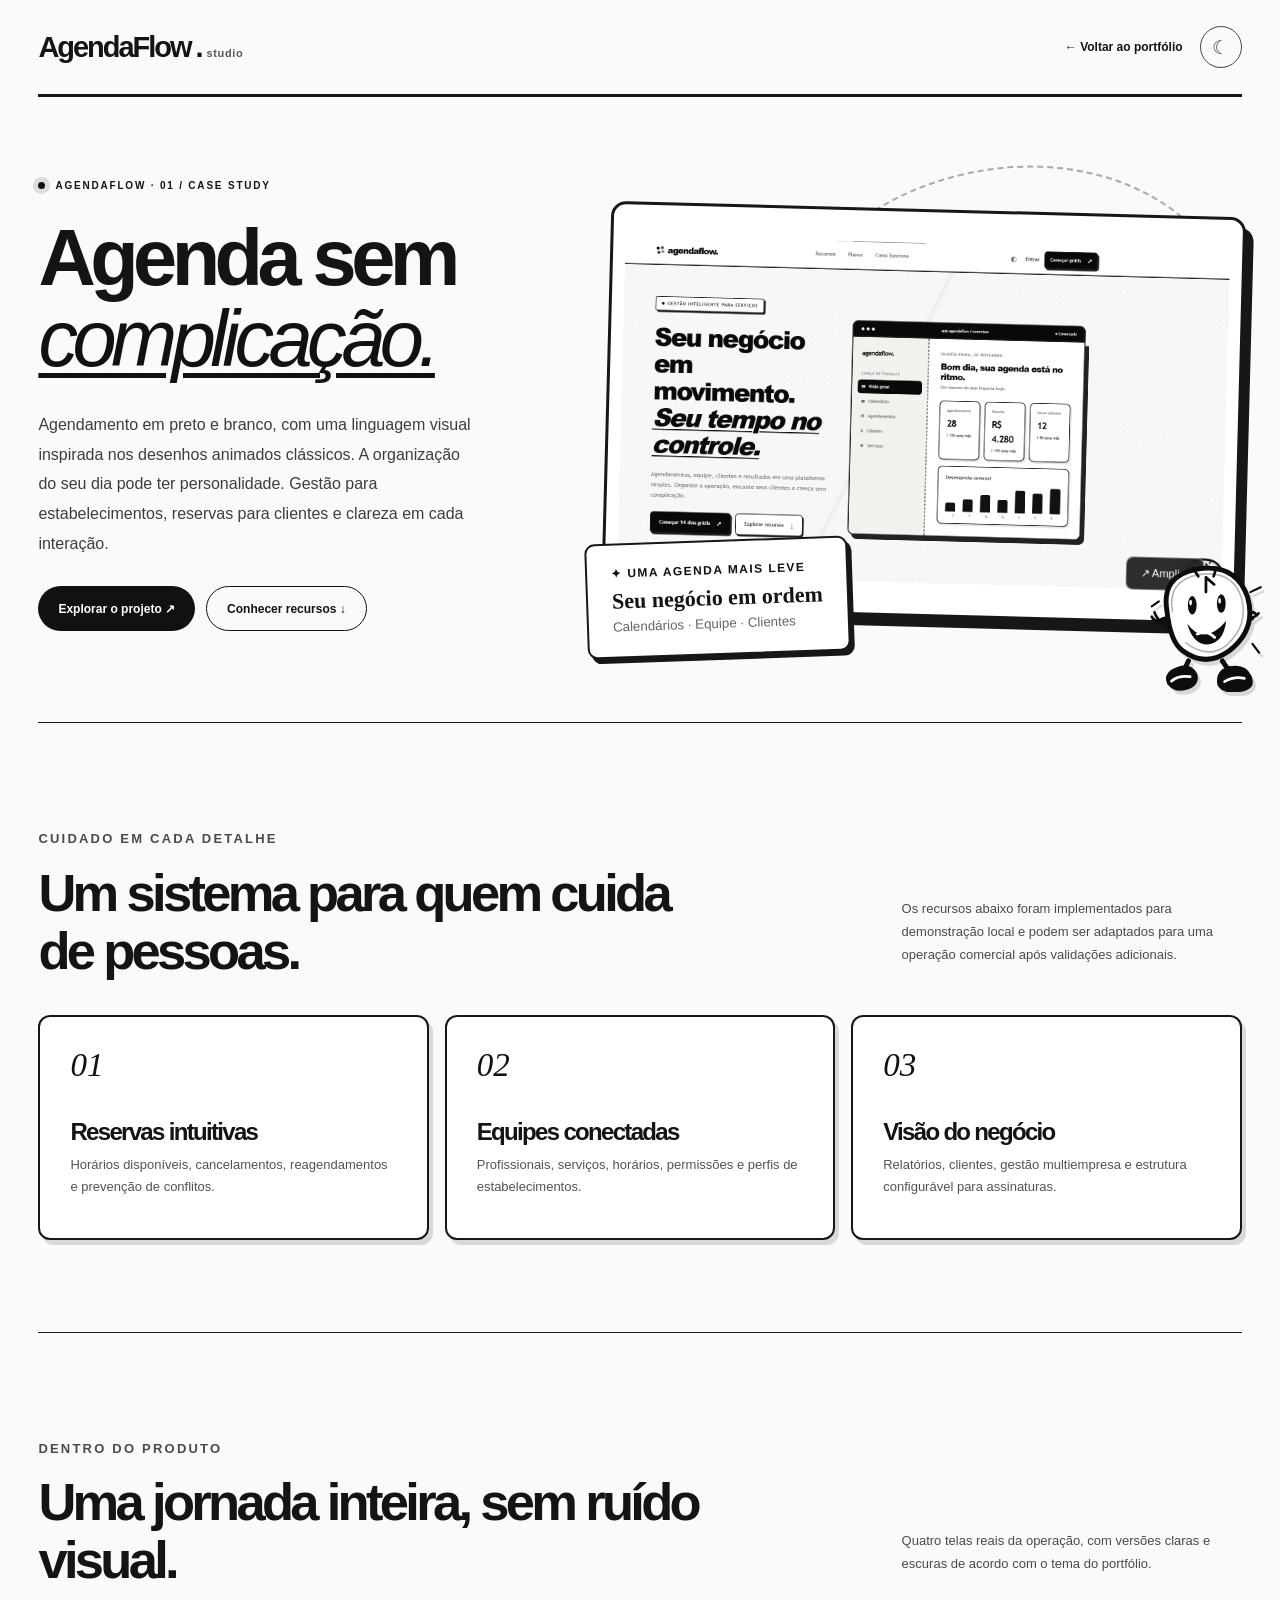
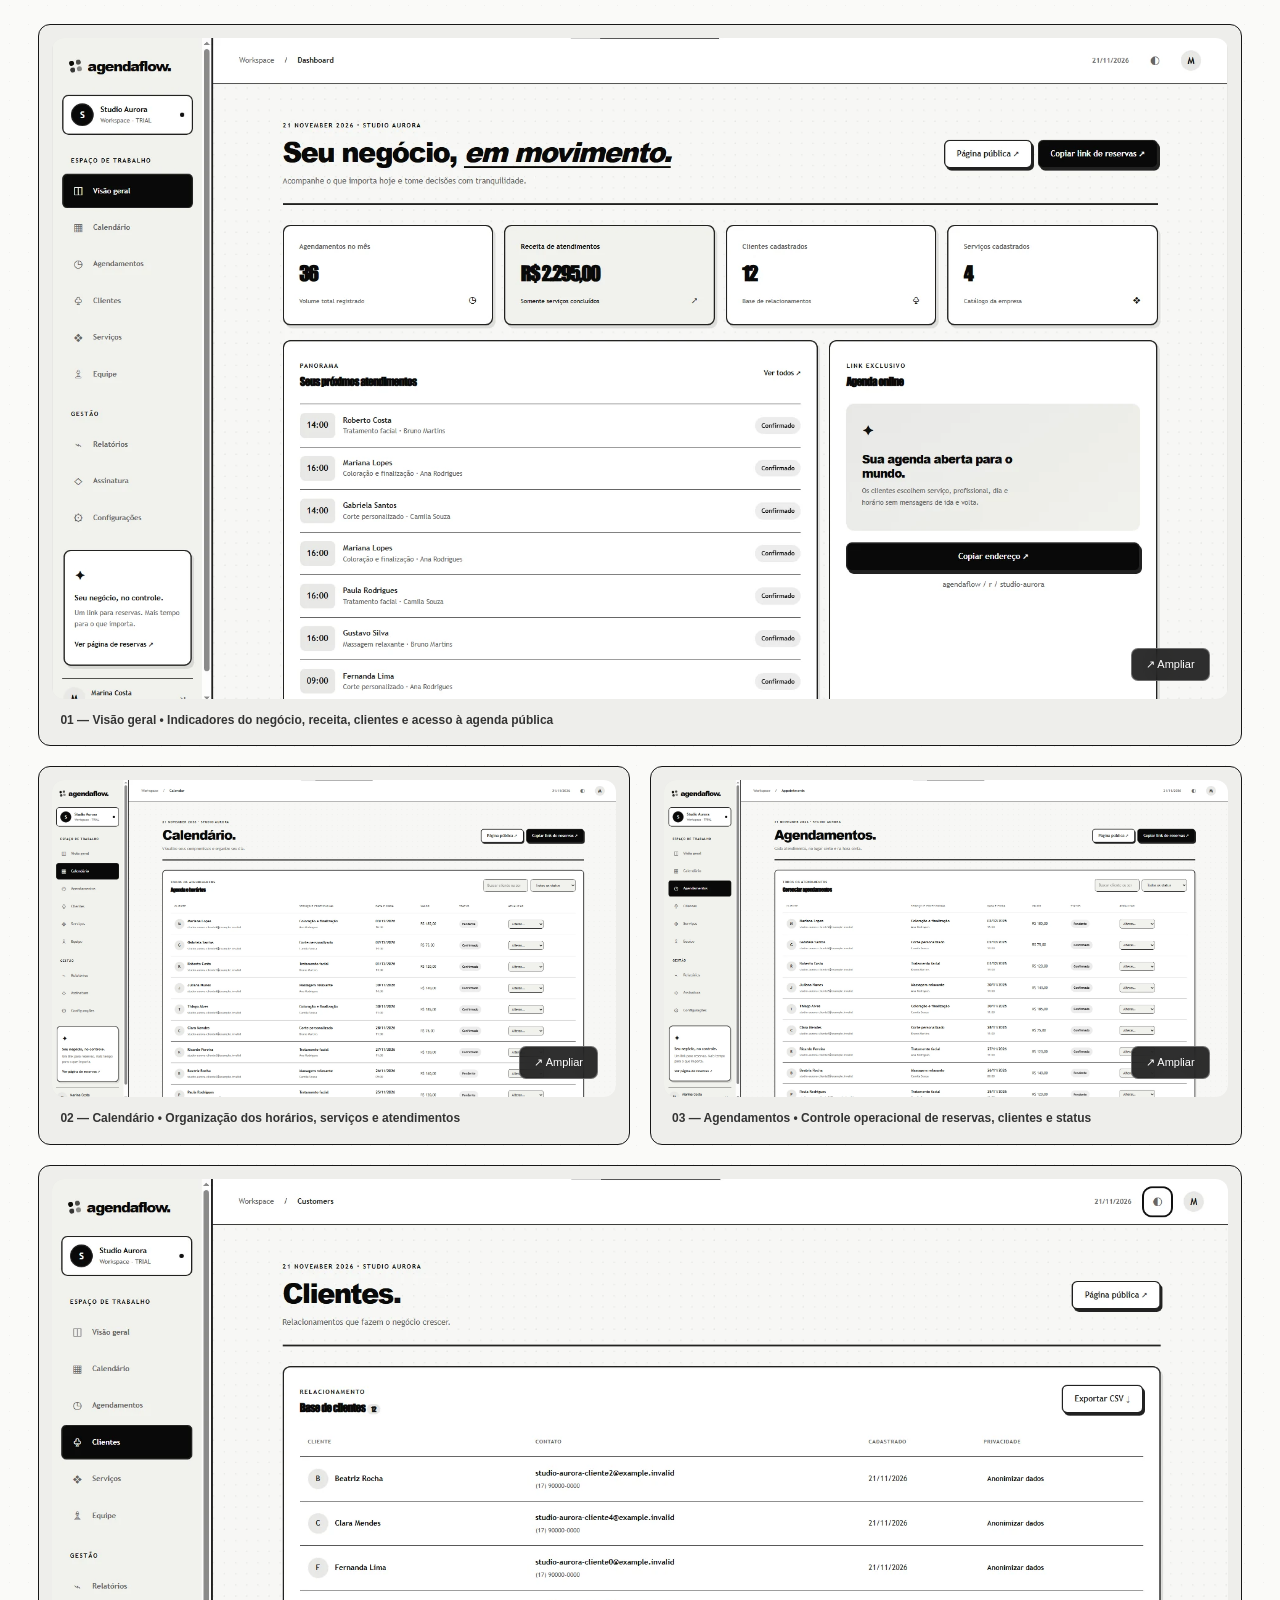
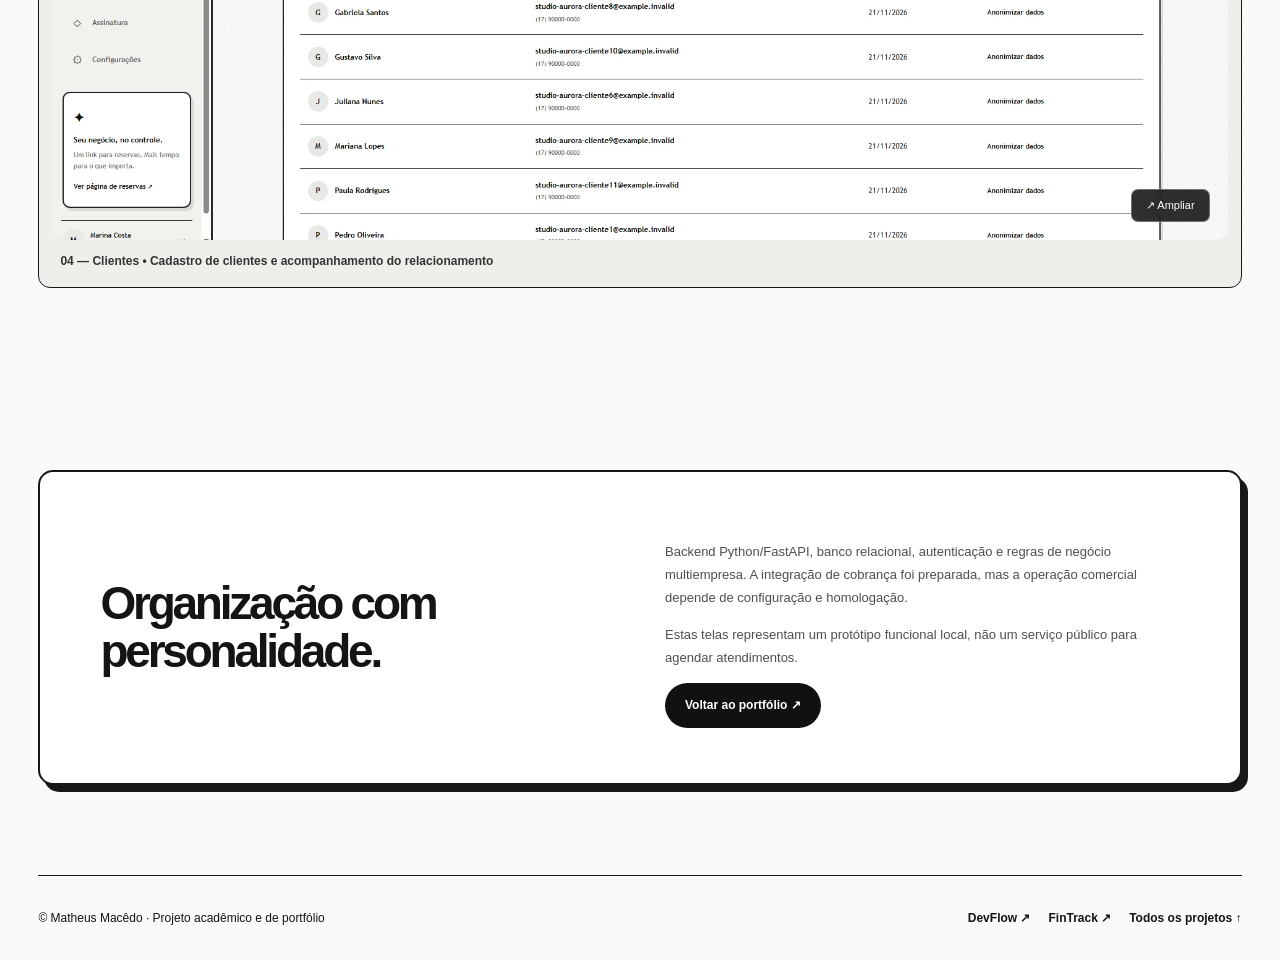
<file: projetos/agendaflow-saas.html>
<!DOCTYPE html>
<html lang="pt-BR"><head><meta charset="utf-8"/><meta content="width=device-width,initial-scale=1" name="viewport"/><meta content="#183b2c" name="theme-color"/><meta content="Sistema de agendamentos com identidade editorial, reservas e gestão de serviços." name="description"/><title>AgendaFlow SaaS · Matheus Macêdo — Case</title><link href="../assets/favicon.svg?v=2" rel="icon" type="image/svg+xml"/><link href="https://fonts.googleapis.com" rel="preconnect"/><link crossorigin="" href="https://fonts.gstatic.com" rel="preconnect"/><link href="https://fonts.googleapis.com/css2?family=DM+Sans:wght@400;500;600;700;800&amp;family=Manrope:wght@400;500;600;700;800&amp;display=swap" rel="stylesheet"/><script>try{document.documentElement.dataset.theme=localStorage.getItem('portfolio-theme')||(matchMedia('(prefers-color-scheme: dark)').matches?'dark':'light')}catch(e){document.documentElement.dataset.theme='dark'}</script><link href="./project-detail.css?v=22" rel="stylesheet"/><script defer="" src="./project-detail.js?v=10"></script></head><body class="case-agenda"><div aria-hidden="true" class="case-scroll-progress"></div><div class="case-shell agenda-shell"><header class="case-nav agenda-nav"><a aria-label="Voltar ao portfólio" class="case-nav-brand agenda-nav-brand" href="../index.html#projetos">AgendaFlow<i>.</i><small>studio</small></a><div class="case-nav-right"><a class="case-back" href="../index.html#projetos">← Voltar ao portfólio</a><button aria-label="Alternar modo claro e escuro" class="case-theme" id="case-theme" title="Alternar tema" type="button"><span aria-hidden="true">◐</span></button></div></header><main><section class="agenda-hero"><div class="agenda-hero-text" data-reveal=""><span class="case-eyebrow">AGENDAFLOW · 01 / CASE STUDY</span><h1>Agenda sem<br/><em>complicação.</em></h1><p class="agenda-lead">Agendamento em preto e branco, com uma linguagem visual inspirada nos desenhos animados clássicos. A organização do seu dia pode ter personalidade. Gestão para estabelecimentos, reservas para clientes e clareza em cada interação.</p><div class="case-actions"><a class="case-button primary" href="#agenda-galeria">Explorar o projeto ↗</a><a class="case-button secondary" href="#agenda-recursos">Conhecer recursos ↓</a></div></div><div class="agenda-picture" data-parallax-host="" data-reveal=""><div class="agenda-ornament"></div><div class="agenda-screen-wrap case-parallax"><button aria-label="Ampliar captura: Landing page do AgendaFlow" class="case-image-button" data-caption="Landing page do AgendaFlow" data-zoom="" type="button"><img alt="Primeira dobra da landing page AgendaFlow, com proposta de agendamento e visão do produto" data-dark-src="../assets/agendaflow-landing-dark.webp?v=18" data-light-src="../assets/agendaflow-landing-light.webp?v=18" data-ratio="16:9" width="1632" height="918" loading="lazy" src="../assets/agendaflow-landing-dark.webp?v=18"/><span aria-hidden="true" class="case-zoom">↗ Ampliar</span></button></div><div aria-hidden="true" class="agenda-chip"><span>✦ UMA AGENDA MAIS LEVE</span><strong>Seu negócio em ordem</strong><small>Calendários · Equipe · Clientes</small></div><img alt="Mascote original de relógio em estilo cartoon preto e branco" class="agenda-hero-mascot" height="240" loading="lazy" src="../assets/clock-mascot.svg" width="210"/></div></section><section class="agenda-section" id="agenda-recursos"><div class="agenda-section-head" data-reveal=""><div><p class="case-kicker">CUIDADO EM CADA DETALHE</p><h2>Um sistema para quem cuida de pessoas.</h2></div><p>Os recursos abaixo foram implementados para demonstração local e podem ser adaptados para uma operação comercial após validações adicionais.</p></div><div class="agenda-benefits"><article class="agenda-benefit" data-reveal=""><span>01</span><h3>Reservas intuitivas</h3><p>Horários disponíveis, cancelamentos, reagendamentos e prevenção de conflitos.</p></article><article class="agenda-benefit" data-reveal=""><span>02</span><h3>Equipes conectadas</h3><p>Profissionais, serviços, horários, permissões e perfis de estabelecimentos.</p></article><article class="agenda-benefit" data-reveal=""><span>03</span><h3>Visão do negócio</h3><p>Relatórios, clientes, gestão multiempresa e estrutura configurável para assinaturas.</p></article></div></section><section class="agenda-section" id="agenda-galeria"><div class="agenda-section-head" data-reveal=""><div><p class="case-kicker">DENTRO DO PRODUTO</p><h2>Uma jornada inteira, sem ruído visual.</h2></div><p>Quatro telas reais da operação, com versões claras e escuras de acordo com o tema do portfólio.</p></div><div class="case-gallery-grid agenda-mosaic"><figure class="case-shot-card shot-wide" data-reveal=""><button aria-label="Ampliar captura: Visão geral do AgendaFlow" class="case-image-button" data-caption="Visão geral do AgendaFlow" data-zoom="" type="button"><img alt="Painel de visão geral do AgendaFlow com indicadores de atendimentos, faturamento e clientes" data-ratio="16:9" width="1904" height="1071" loading="lazy" data-dark-src="../assets/agendaflow-dashboard-dark.webp?v=18" data-light-src="../assets/agendaflow-dashboard-light.webp?v=18" src="../assets/agendaflow-dashboard-dark.webp?v=18"/><span aria-hidden="true" class="case-zoom">↗ Ampliar</span></button><figcaption>01 — Visão geral • Indicadores do negócio, receita, clientes e acesso à agenda pública</figcaption></figure><figure class="case-shot-card shot-half" data-reveal=""><button aria-label="Ampliar captura: Calendário do AgendaFlow" class="case-image-button" data-caption="Calendário do AgendaFlow" data-zoom="" type="button"><img alt="Calendário do AgendaFlow com horários, serviços, clientes e status dos atendimentos" data-ratio="16:9" width="1904" height="1071" loading="lazy" data-dark-src="../assets/agendaflow-calendar-dark.webp?v=18" data-light-src="../assets/agendaflow-calendar-light.webp?v=18" src="../assets/agendaflow-calendar-dark.webp?v=18"/><span aria-hidden="true" class="case-zoom">↗ Ampliar</span></button><figcaption>02 — Calendário • Organização dos horários, serviços e atendimentos</figcaption></figure><figure class="case-shot-card shot-half" data-reveal=""><button aria-label="Ampliar captura: Agendamentos do AgendaFlow" class="case-image-button" data-caption="Agendamentos do AgendaFlow" data-zoom="" type="button"><img alt="Lista de agendamentos do AgendaFlow com filtros e gerenciamento de status" data-ratio="16:9" width="1904" height="1071" loading="lazy" data-dark-src="../assets/agendaflow-appointments-dark.webp?v=18" data-light-src="../assets/agendaflow-appointments-light.webp?v=18" src="../assets/agendaflow-appointments-dark.webp?v=18"/><span aria-hidden="true" class="case-zoom">↗ Ampliar</span></button><figcaption>03 — Agendamentos • Controle operacional de reservas, clientes e status</figcaption></figure><figure class="case-shot-card shot-wide" data-reveal=""><button aria-label="Ampliar captura: Clientes do AgendaFlow" class="case-image-button" data-caption="Clientes do AgendaFlow" data-zoom="" type="button"><img alt="Área de clientes do AgendaFlow com contatos e gestão da base cadastrada" data-ratio="16:9" width="1904" height="1071" loading="lazy" data-dark-src="../assets/agendaflow-customers-dark.webp?v=18" data-light-src="../assets/agendaflow-customers-light.webp?v=18" src="../assets/agendaflow-customers-dark.webp?v=18"/><span aria-hidden="true" class="case-zoom">↗ Ampliar</span></button><figcaption>04 — Clientes • Cadastro de clientes e acompanhamento do relacionamento</figcaption></figure></div></section><section class="agenda-closure" data-reveal=""><h2>Organização com personalidade.</h2><div><p>Backend Python/FastAPI, banco relacional, autenticação e regras de negócio multiempresa. A integração de cobrança foi preparada, mas a operação comercial depende de configuração e homologação.</p><p class="case-note">Estas telas representam um protótipo funcional local, não um serviço público para agendar atendimentos.</p><a class="case-button primary" href="../index.html#projetos">Voltar ao portfólio ↗</a></div></section></main><footer class="case-foot"><div>© Matheus Macêdo · Projeto acadêmico e de portfólio</div><nav aria-label="Ver outros projetos" class="case-switch"><a href="devflow.html">DevFlow ↗</a><a href="fintrack.html">FinTrack ↗</a><a href="../index.html#projetos">Todos os projetos ↑</a></nav></footer></div><dialog aria-label="Visualizador de capturas" class="case-image-modal" id="case-image-modal"><img alt="" id="case-modal-img"/><div class="image-modal-footer"><span id="case-modal-label">Captura do projeto</span><button class="image-modal-close" id="case-modal-close" type="button">Fechar ×</button></div></dialog><script id="agendaflow-theme-images">
(()=> {
 const root=document.documentElement;
 const imgs=[...document.querySelectorAll('.case-agenda img[data-dark-src][data-light-src]')];
 function syncImages(){
   const isDark=root.dataset.theme==='dark';
   const modal=document.getElementById('case-image-modal');
   const modalImg=document.getElementById('case-modal-img');
   let active=null;
   if(modal?.open && modalImg){
     const opened=modalImg.src;
     active=imgs.find(img=>[img.dataset.darkSrc,img.dataset.lightSrc].some(path=>new URL(path,document.baseURI).href===opened))||null;
   }
   for(const img of imgs){
     const next=isDark?img.dataset.darkSrc:img.dataset.lightSrc;
     if(img.getAttribute('src')!==next)img.setAttribute('src',next);
   }
   if(active && modalImg){
     modalImg.src=active.src;
     modalImg.alt=active.alt;
     const label=document.getElementById('case-modal-label');
     if(label)label.textContent=active.closest('[data-zoom]')?.dataset.caption||active.alt;
   }
 }
 syncImages();
 new MutationObserver(syncImages).observe(root,{attributes:true,attributeFilter:['data-theme']});
})();
</script></body></html>
</file>
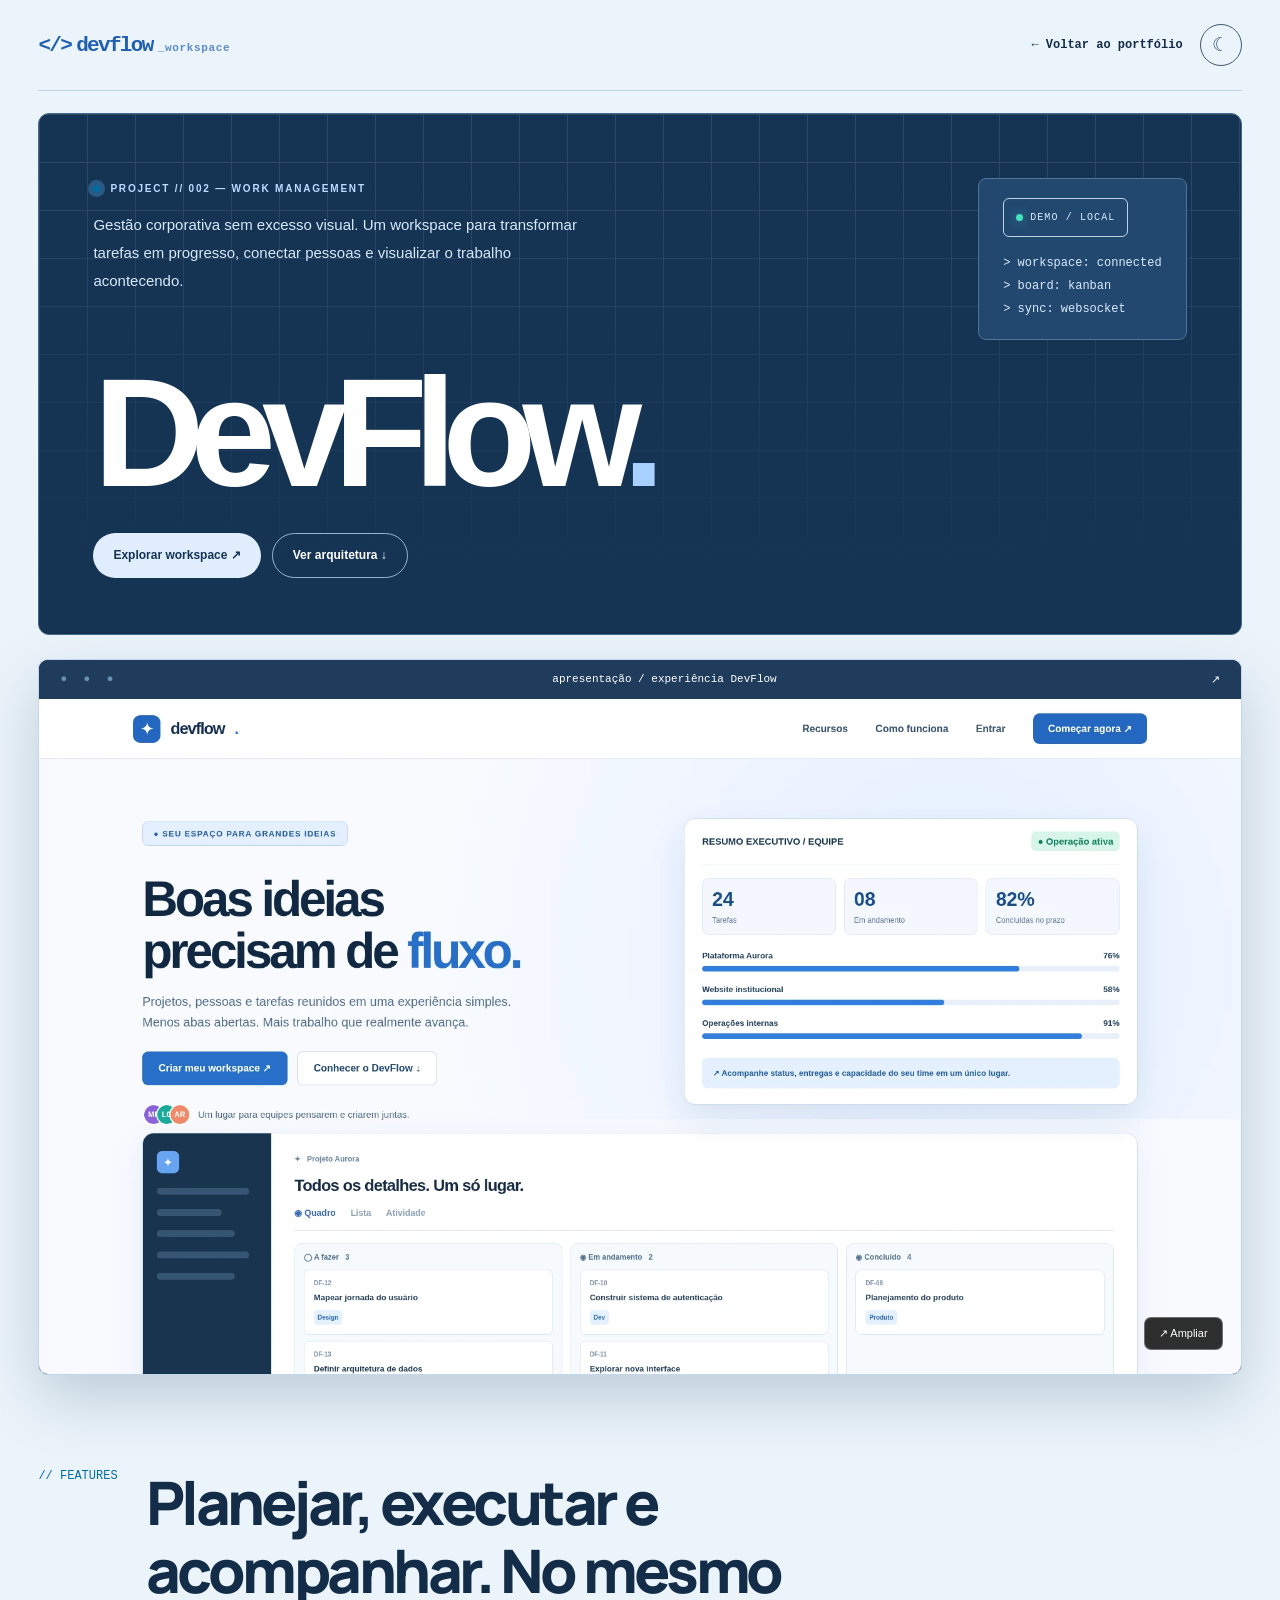
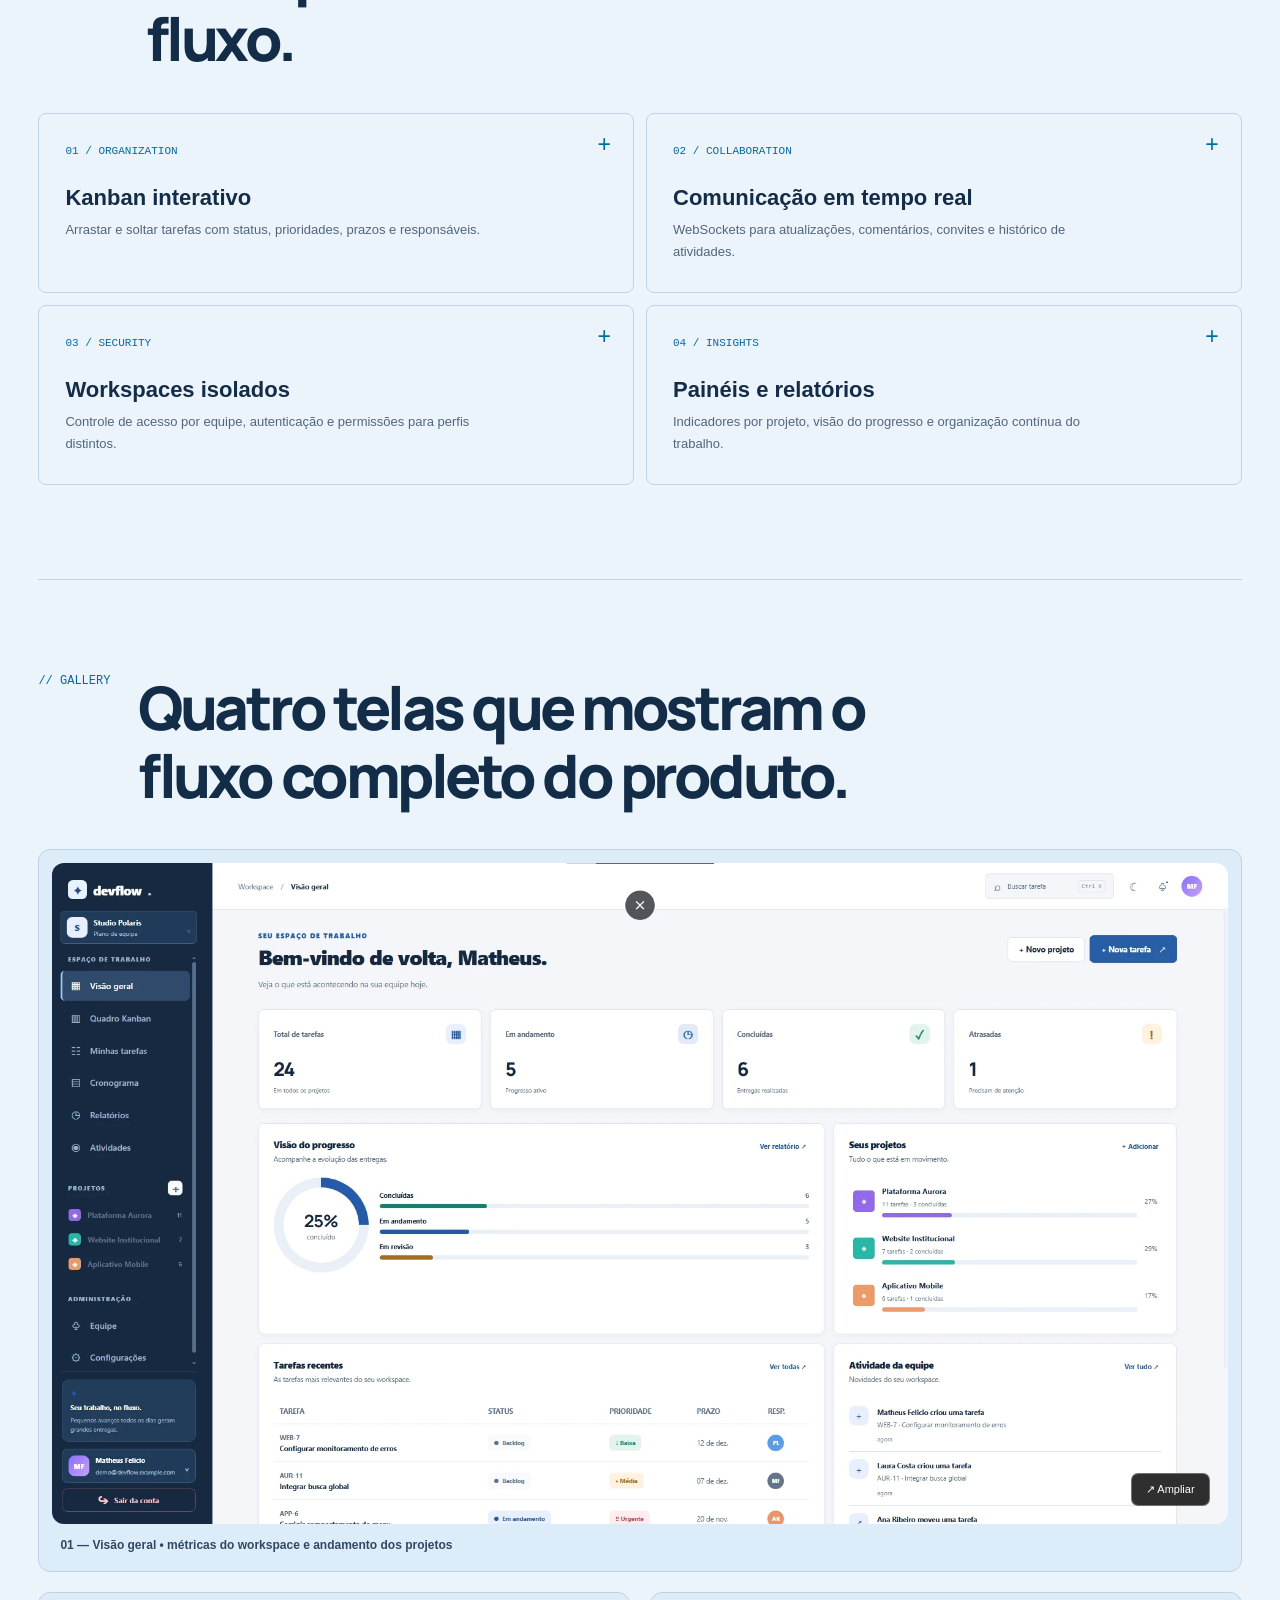
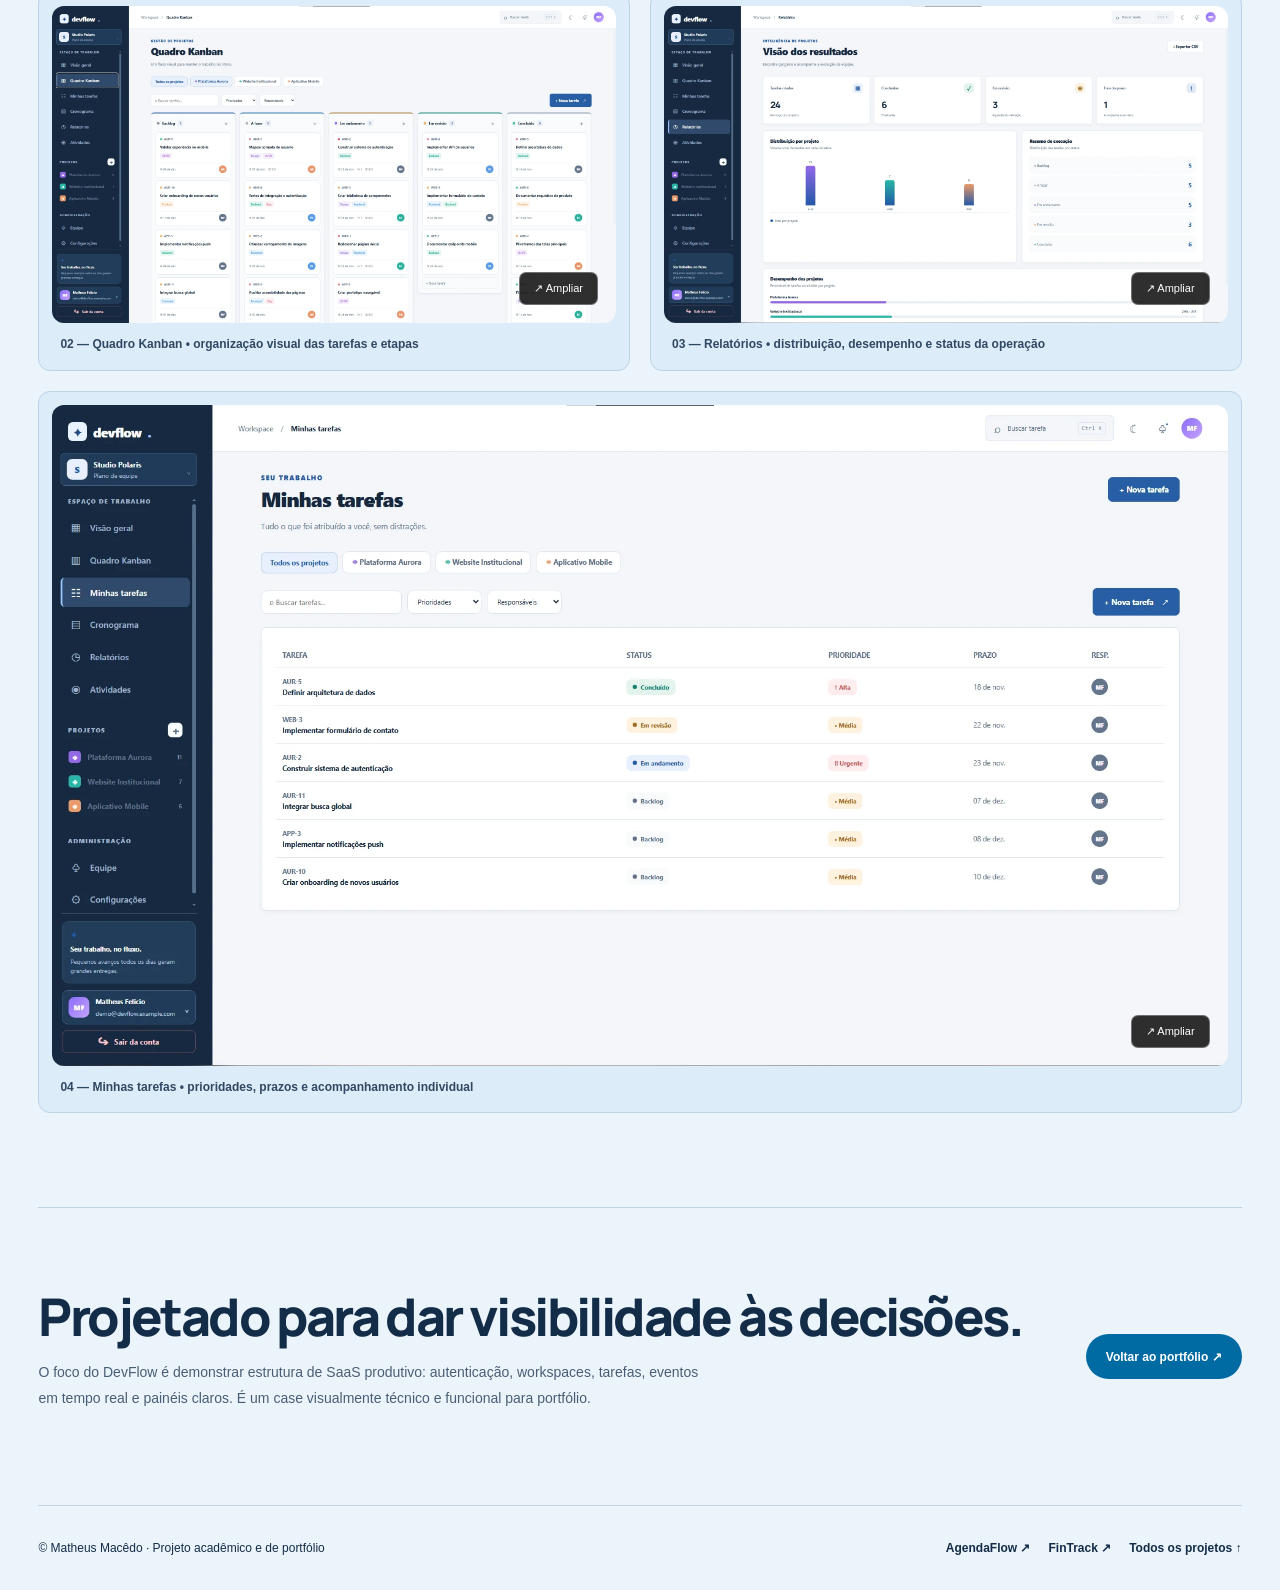
<file: projetos/devflow.html>
<!DOCTYPE html>

<html lang="pt-BR"><head><meta charset="utf-8"/><meta content="width=device-width,initial-scale=1" name="viewport"/><meta content="#183b2c" name="theme-color"/><meta content="Sistema colaborativo de gestão de projetos com Kanban, equipes e tarefas." name="description"/><title>DevFlow · Matheus Macêdo — Case</title><link href="../assets/favicon.svg?v=2" rel="icon" type="image/svg+xml"/><link href="https://fonts.googleapis.com" rel="preconnect"/><link crossorigin="" href="https://fonts.gstatic.com" rel="preconnect"/><link href="https://fonts.googleapis.com/css2?family=DM+Sans:wght@400;500;600;700;800&amp;family=Manrope:wght@400;500;600;700;800&amp;display=swap" rel="stylesheet"/><script>try{document.documentElement.dataset.theme=localStorage.getItem('portfolio-theme')||(matchMedia('(prefers-color-scheme: dark)').matches?'dark':'light')}catch(e){document.documentElement.dataset.theme='dark'}</script><link href="./project-detail.css?v=22" rel="stylesheet"/><script defer="" src="./project-detail.js?v=10"></script>
<style id="devflow-thematic-case">
/* Exclusivamente na página de detalhes do DevFlow. */
html[data-theme="light"] .case-devflow .dev-nav-brand,
html[data-theme="light"] .case-devflow .dev-nav-brand strong {color:#215fae!important}
html[data-theme="dark"] .case-devflow .dev-nav-brand,
html[data-theme="dark"] .case-devflow .dev-nav-brand strong {color:#fff!important}
html[data-theme="light"] .case-devflow .dev-browser img,.case-devflow .dev-mosaic img{aspect-ratio:16/9;object-fit:contain}
@media(prefers-reduced-motion:reduce){.case-devflow .dev-browser img,.case-devflow .dev-mosaic img{transition:none!important}}
</style></head><body class="case-devflow"><div aria-hidden="true" class="case-scroll-progress"></div><div class="case-shell dev-shell"><header class="case-nav dev-nav"><a aria-label="Voltar ao portfólio" class="case-nav-brand dev-nav-brand" href="../index.html#projetos"><strong>&lt;/&gt;</strong> devflow<small>_workspace</small></a><div class="case-nav-right"><a class="case-back" href="../index.html#projetos">← Voltar ao portfólio</a><button aria-label="Alternar modo claro e escuro" class="case-theme" id="case-theme" title="Alternar tema" type="button"><span aria-hidden="true">◐</span></button></div></header><main><section class="dev-hero"><div aria-hidden="true" class="dev-grid-bg"></div><div class="dev-hero-top" data-reveal=""><div><span class="case-eyebrow">PROJECT // 002 — WORK MANAGEMENT</span><p class="dev-hero-lead">Gestão corporativa sem excesso visual. Um workspace para transformar tarefas em progresso, conectar pessoas e visualizar o trabalho acontecendo.</p></div><div aria-label="Indicadores do sistema em demonstração" class="dev-hero-code"><span class="dev-status"><i></i> DEMO / LOCAL</span><div style="margin-top:15px">&gt; workspace: connected<br/>&gt; board: kanban<br/>&gt; sync: websocket</div></div></div><h1 data-reveal="">DevFlow<span>.</span></h1><div class="case-actions" data-reveal=""><a class="case-button primary" href="#dev-board">Explorar workspace ↗</a><a class="case-button secondary" href="#dev-resources">Ver arquitetura ↓</a></div></section><div class="dev-browser" data-parallax-host="" data-reveal="" id="dev-board"><div class="dev-browser-top"><span aria-hidden="true" class="lights">● ● ●</span><span>apresentação / experiência DevFlow</span><span>↗</span></div><button aria-label="Ampliar captura: Landing page do DevFlow" class="case-image-button case-parallax" data-caption="Landing page do DevFlow" data-dark-caption="Landing page original do DevFlow" data-light-caption="Conceito visual da landing page em modo claro (apenas no portfólio)" data-zoom="" type="button"><img alt="Landing page original do DevFlow, com apresentação da plataforma e resumo executivo da equipe" data-dark-alt="Landing page original do DevFlow, com apresentação da plataforma e resumo executivo da equipe" data-light-alt="Conceito visual claro da landing page do DevFlow, criado apenas para apresentação no portfólio" data-ratio="16:9" height="1080" loading="lazy" data-dark-src="../assets/devflow-landing.webp?v=13" data-light-src="../assets/devflow-landing-light.webp?v=16" src="../assets/devflow-landing.webp?v=13" width="1920"/><span aria-hidden="true" class="case-zoom">↗ Ampliar</span></button></div><section class="dev-section" id="dev-resources"><div class="dev-section-title" data-reveal=""><small>// FEATURES</small><h2>Planejar, executar e acompanhar. No mesmo fluxo.</h2></div><div class="dev-rows"><article class="dev-feature" data-reveal=""><span>01 / ORGANIZATION</span><h3>Kanban interativo</h3><p>Arrastar e soltar tarefas com status, prioridades, prazos e responsáveis.</p></article><article class="dev-feature" data-reveal=""><span>02 / COLLABORATION</span><h3>Comunicação em tempo real</h3><p>WebSockets para atualizações, comentários, convites e histórico de atividades.</p></article><article class="dev-feature" data-reveal=""><span>03 / SECURITY</span><h3>Workspaces isolados</h3><p>Controle de acesso por equipe, autenticação e permissões para perfis distintos.</p></article><article class="dev-feature" data-reveal=""><span>04 / INSIGHTS</span><h3>Painéis e relatórios</h3><p>Indicadores por projeto, visão do progresso e organização contínua do trabalho.</p></article></div></section><section class="dev-section"><div class="dev-section-title" data-reveal=""><small>// GALLERY</small><h2>Quatro telas que mostram o fluxo completo do produto.</h2></div><div class="case-gallery-grid dev-mosaic"><figure class="case-shot-card shot-wide" data-reveal=""><button aria-label="Ampliar captura: Visão geral do DevFlow" class="case-image-button" data-caption="Visão geral do DevFlow" data-zoom="" type="button"><img alt="Visão geral do DevFlow com métricas, progresso das tarefas e lista de projetos" data-ratio="16:9" height="810" loading="lazy" data-dark-src="../assets/devflow-preview.webp?v=12" data-light-src="../assets/devflow-overview-light.webp?v=16" src="../assets/devflow-preview.webp?v=12" width="1440"/><span aria-hidden="true" class="case-zoom">↗ Ampliar</span></button><figcaption>01 — Visão geral • métricas do workspace e andamento dos projetos</figcaption></figure><figure class="case-shot-card shot-half" data-reveal=""><button aria-label="Ampliar captura: Quadro Kanban do DevFlow" class="case-image-button" data-caption="Quadro Kanban do DevFlow" data-zoom="" type="button"><img alt="Quadro Kanban do DevFlow com colunas de status, cards de tarefas e responsáveis" data-ratio="16:9" height="810" loading="lazy" data-dark-src="../assets/devflow-screen-2.webp?v=12" data-light-src="../assets/devflow-kanban-light.webp?v=16" src="../assets/devflow-screen-2.webp?v=12" width="1440"/><span aria-hidden="true" class="case-zoom">↗ Ampliar</span></button><figcaption>02 — Quadro Kanban • organização visual das tarefas e etapas</figcaption></figure><figure class="case-shot-card shot-half" data-reveal=""><button aria-label="Ampliar captura: Relatórios do DevFlow" class="case-image-button" data-caption="Relatórios do DevFlow" data-zoom="" type="button"><img alt="Relatórios do DevFlow com distribuição por projeto, resumo de execução e desempenho" data-ratio="16:9" height="810" loading="lazy" data-dark-src="../assets/devflow-screen-3.webp?v=12" data-light-src="../assets/devflow-reports-light.webp?v=16" src="../assets/devflow-screen-3.webp?v=12" width="1440"/><span aria-hidden="true" class="case-zoom">↗ Ampliar</span></button><figcaption>03 — Relatórios • distribuição, desempenho e status da operação</figcaption></figure><figure class="case-shot-card shot-wide" data-reveal=""><button aria-label="Ampliar captura: Tela Minhas tarefas do DevFlow" class="case-image-button" data-caption="Tela Minhas tarefas do DevFlow" data-zoom="" type="button"><img alt="Tela Minhas tarefas do DevFlow com filtros, prioridades, prazos e responsáveis" data-ratio="16:9" height="810" loading="lazy" data-dark-src="../assets/devflow-screen-4.webp?v=12" data-light-src="../assets/devflow-my-tasks-light.webp?v=16" src="../assets/devflow-screen-4.webp?v=12" width="1440"/><span aria-hidden="true" class="case-zoom">↗ Ampliar</span></button><figcaption>04 — Minhas tarefas • prioridades, prazos e acompanhamento individual</figcaption></figure></div></section><section class="dev-closing" data-reveal=""><div><h2 style="margin:0 0 12px;font:800 clamp(32px,4.4vw,52px)/1.12 Manrope,sans-serif;letter-spacing:-.05em">Projetado para dar visibilidade às decisões.</h2><p>O foco do DevFlow é demonstrar estrutura de SaaS produtivo: autenticação, workspaces, tarefas, eventos em tempo real e painéis claros. É um case visualmente técnico e funcional para portfólio.</p></div><a class="case-button primary" href="../index.html#projetos">Voltar ao portfólio ↗</a></section></main><footer class="case-foot"><div>© Matheus Macêdo · Projeto acadêmico e de portfólio</div><nav aria-label="Ver outros projetos" class="case-switch"><a href="agendaflow-saas.html">AgendaFlow ↗</a><a href="fintrack.html">FinTrack ↗</a><a href="../index.html#projetos">Todos os projetos ↑</a></nav></footer></div><dialog aria-label="Visualizador de capturas" class="case-image-modal" id="case-image-modal"><img alt="" id="case-modal-img"/><div class="image-modal-footer"><span id="case-modal-label">Captura do projeto</span><button class="image-modal-close" id="case-modal-close" type="button">Fechar ×</button></div></dialog><script id="devflow-theme-captures">
(() => {
  const root=document.documentElement;
  const images=[...document.querySelectorAll('.case-devflow img[data-dark-src][data-light-src]')];
  const sync=()=>{
    const light=root.dataset.theme!=='dark';
    for(const img of images){
      const wanted=light?img.dataset.lightSrc:img.dataset.darkSrc;
      if(img.getAttribute('src')!==wanted) img.setAttribute('src',wanted);
      if(img.hasAttribute('data-dark-alt')) img.alt=light?img.dataset.lightAlt:img.dataset.darkAlt;
      const zoom=img.closest('[data-zoom]');
      if(zoom && zoom.hasAttribute('data-dark-caption')) zoom.dataset.caption=light?zoom.dataset.lightCaption:zoom.dataset.darkCaption;
    }
    const dialog=document.getElementById('case-image-modal');
    if(dialog?.open){
      const original=document.getElementById('case-modal-img');
      const source=images.find(img=>original?.getAttribute('src')===img.dataset.darkSrc || original?.getAttribute('src')===img.dataset.lightSrc || original?.getAttribute('src')===new URL(img.dataset.darkSrc,document.baseURI).href || original?.getAttribute('src')===new URL(img.dataset.lightSrc,document.baseURI).href);
      if(source){
        original.src=source.src;
        original.alt=source.alt;
        const label=document.getElementById('case-modal-label');
        if(label)label.textContent=source.closest('[data-zoom]')?.dataset.caption||source.alt;
      }
    }
  };
  sync();
  new MutationObserver(sync).observe(root,{attributes:true,attributeFilter:['data-theme']});
})();
</script></body></html>
</file>
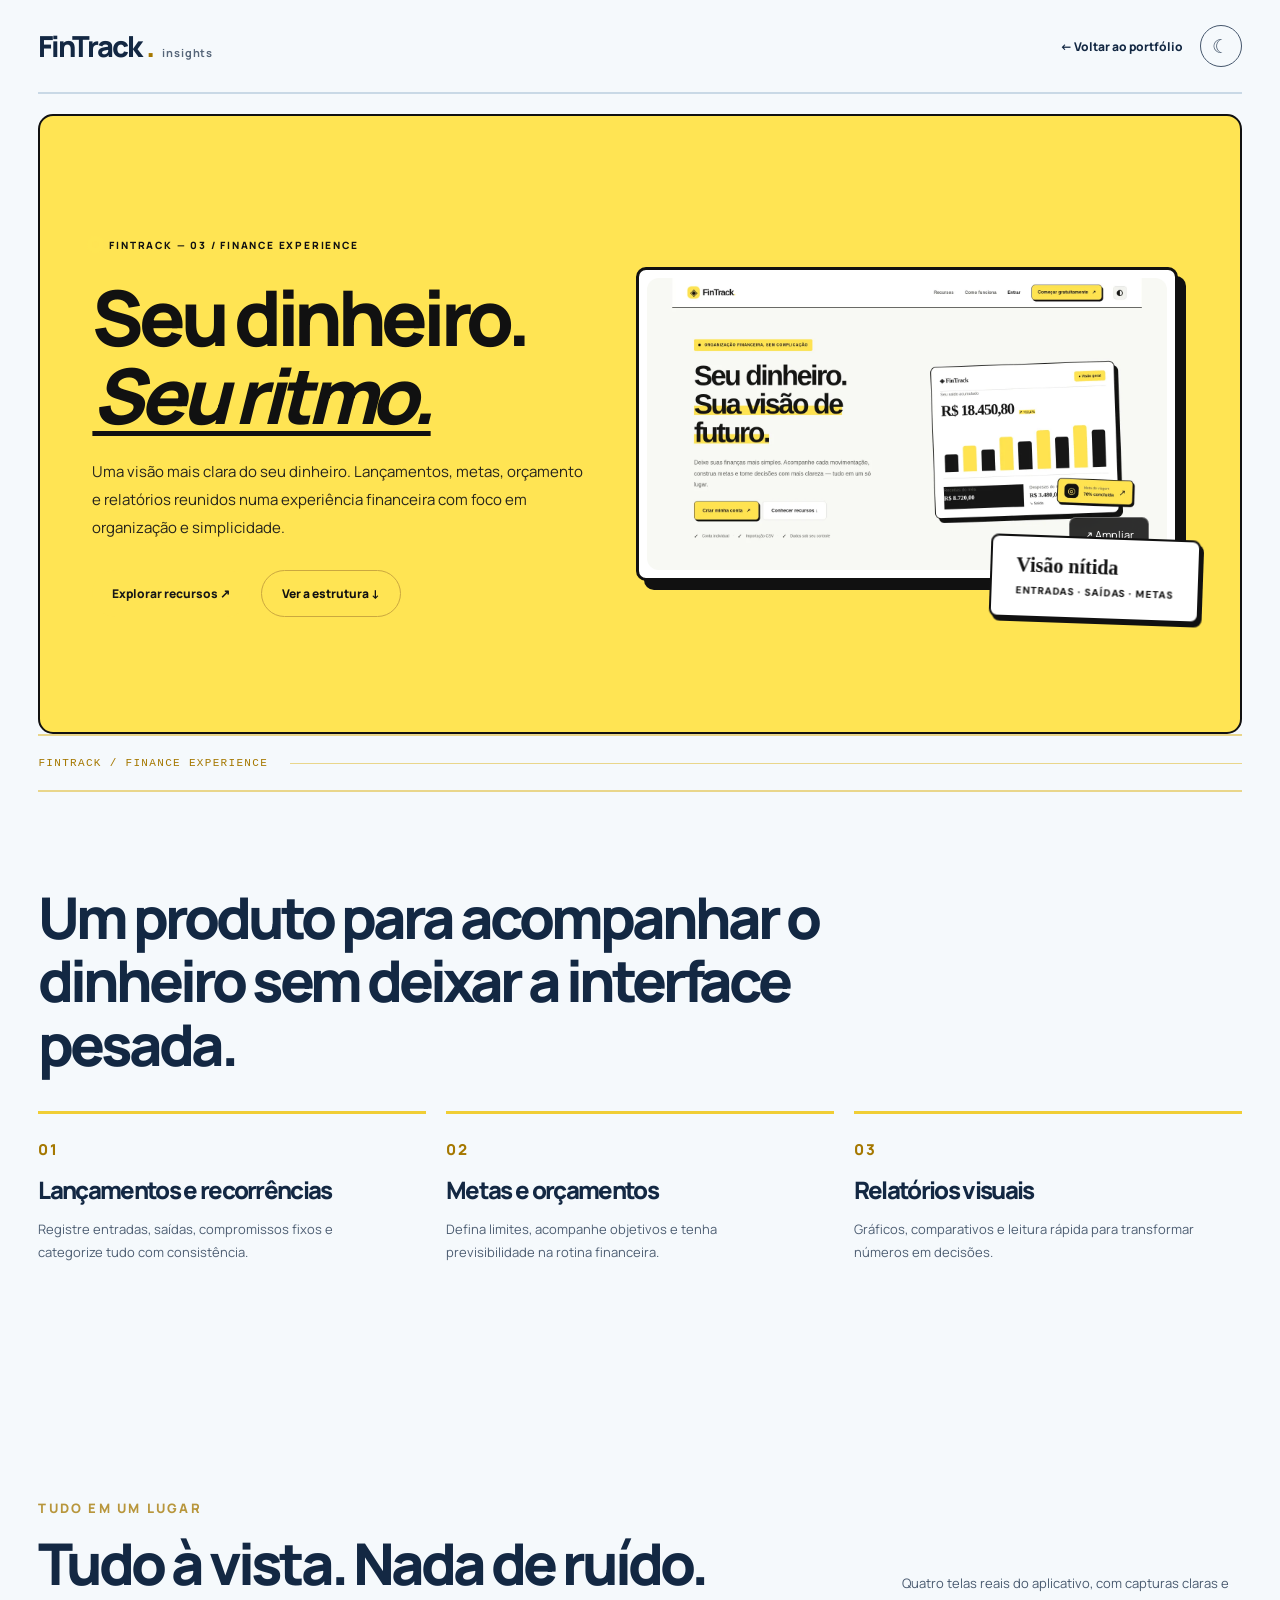
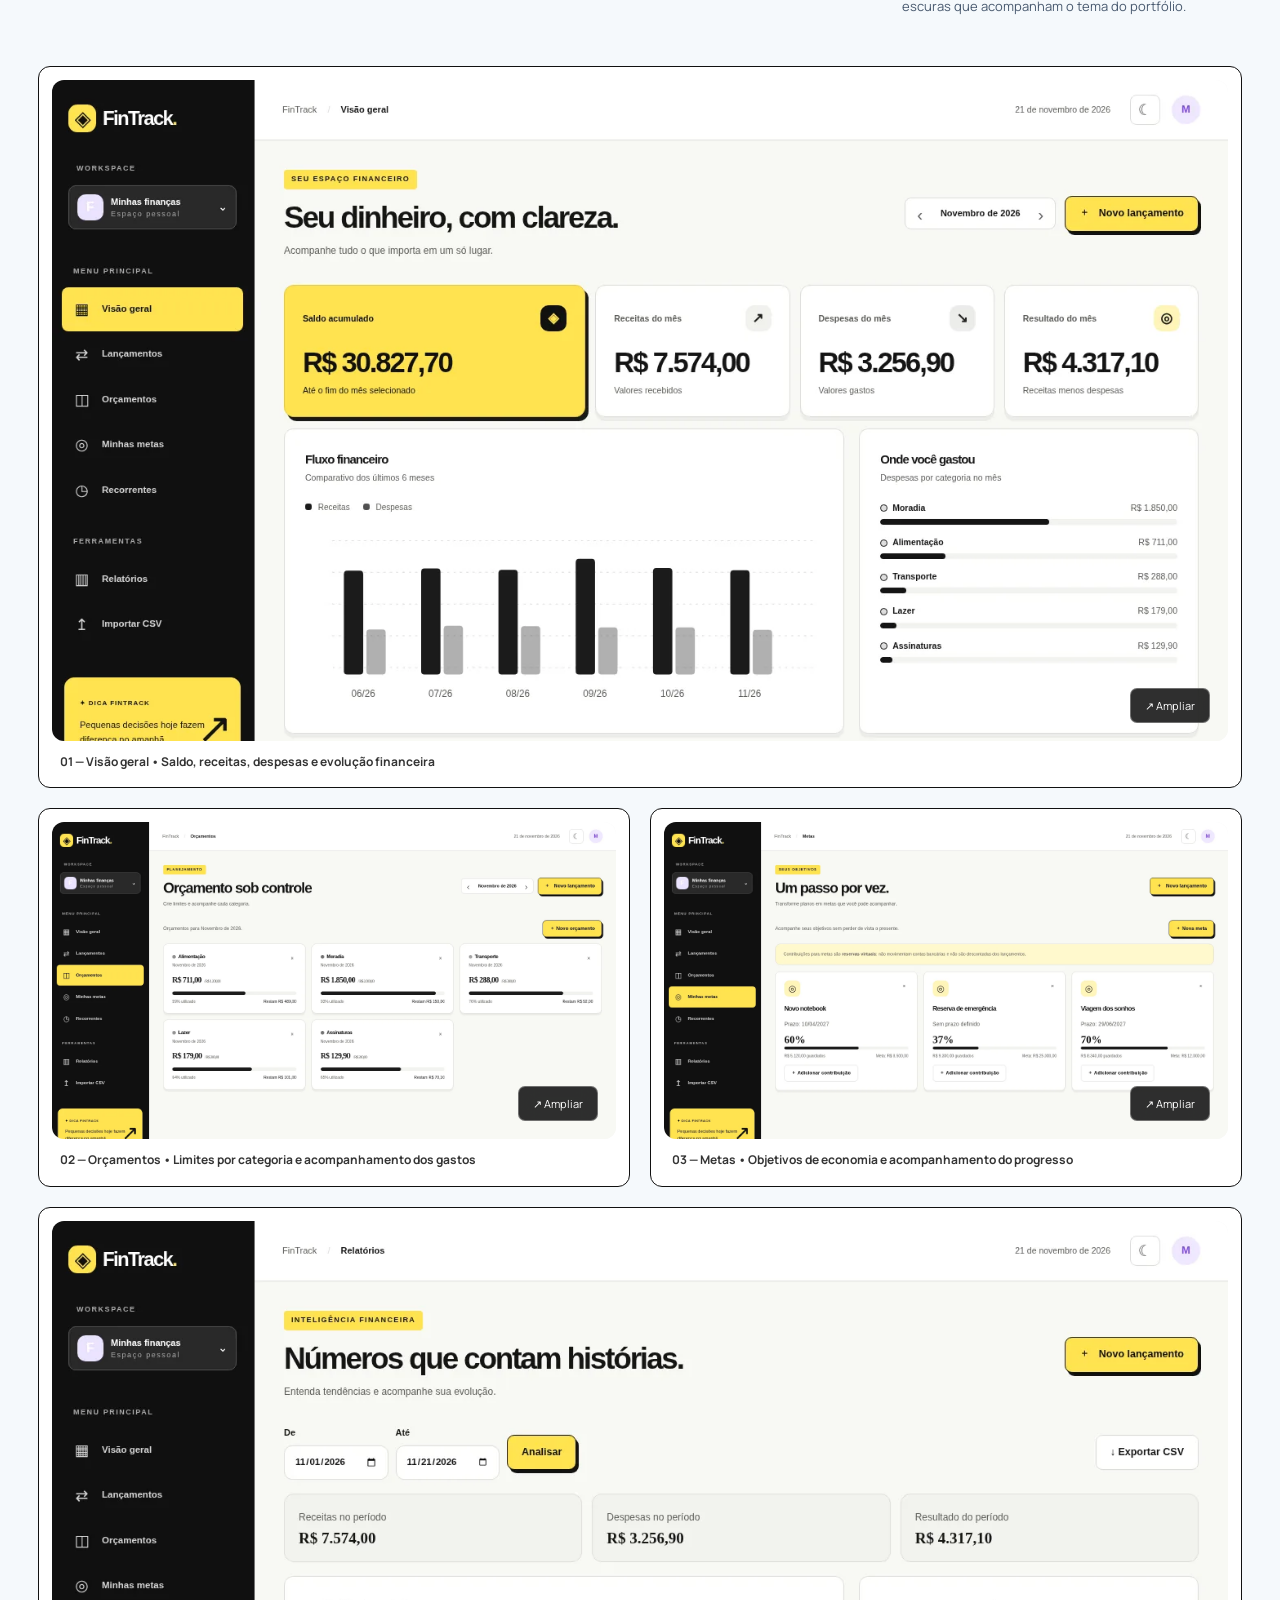
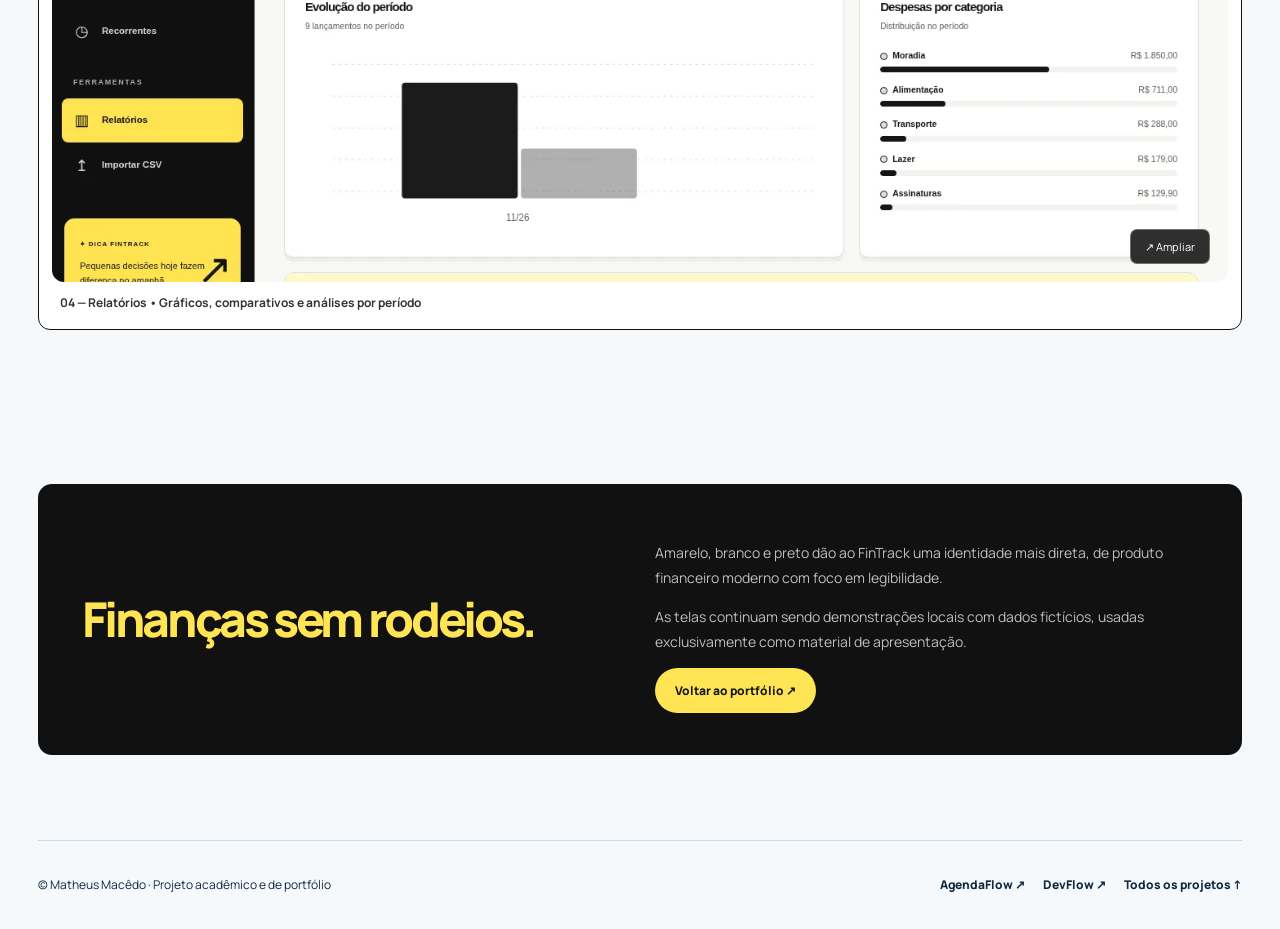
<file: projetos/fintrack.html>
<!DOCTYPE html>
<html lang="pt-BR"><head><meta charset="utf-8"/><meta content="width=device-width,initial-scale=1" name="viewport"/><meta content="#183b2c" name="theme-color"/><meta content="Sistema de gestão financeira pessoal com relatórios, metas e orçamentos." name="description"/><title>FinTrack · Matheus Macêdo — Case</title><link href="../assets/favicon.svg?v=2" rel="icon" type="image/svg+xml"/><link href="https://fonts.googleapis.com" rel="preconnect"/><link crossorigin="" href="https://fonts.gstatic.com" rel="preconnect"/><link href="https://fonts.googleapis.com/css2?family=DM+Sans:wght@400;500;600;700;800&amp;family=Manrope:wght@400;500;600;700;800&amp;display=swap" rel="stylesheet"/><script>try{document.documentElement.dataset.theme=localStorage.getItem('portfolio-theme')||(matchMedia('(prefers-color-scheme: dark)').matches?'dark':'light')}catch(e){document.documentElement.dataset.theme='dark'}</script><link href="./project-detail.css?v=25" rel="stylesheet"/><script defer="" src="./project-detail.js?v=10"></script></head><body class="case-fintrack"><div aria-hidden="true" class="case-scroll-progress"></div><div class="case-shell fin-shell"><header class="case-nav fin-nav"><a aria-label="Voltar ao portfólio" class="case-nav-brand fin-nav-brand" href="../index.html#projetos">FinTrack<span>.</span><small>insights</small></a><div class="case-nav-right"><a class="case-back" href="../index.html#projetos">← Voltar ao portfólio</a><button aria-label="Alternar modo claro e escuro" class="case-theme" id="case-theme" title="Alternar tema" type="button"><span aria-hidden="true">◐</span></button></div></header><main><section class="fin-hero"><div class="fin-copy" data-reveal=""><span class="case-eyebrow">FINTRACK — 03 / FINANCE EXPERIENCE</span><h1>Seu dinheiro.<br/><em>Seu ritmo.</em></h1><p>Uma visão mais clara do seu dinheiro. Lançamentos, metas, orçamento e relatórios reunidos numa experiência financeira com foco em organização e simplicidade.</p><div class="case-actions"><a class="case-button primary" href="#fin-galeria">Explorar recursos ↗</a><a class="case-button secondary" href="#fin-recursos">Ver a estrutura ↓</a></div></div><div class="fin-art" data-parallax-host="" data-reveal=""><div class="fin-display case-parallax"><button aria-label="Ampliar captura: Landing page do FinTrack" class="case-image-button" data-caption="Landing page do FinTrack" data-zoom="" type="button"><img alt="Primeira dobra da landing page do FinTrack, com proposta de gestão financeira e demonstração do painel" data-dark-src="../assets/fintrack-landing-dark.webp?v=19" data-light-src="../assets/fintrack-landing-light.webp?v=19" data-ratio="16:9" width="1440" height="810" loading="lazy" src="../assets/fintrack-landing-dark.webp?v=19"/><span aria-hidden="true" class="case-zoom">↗ Ampliar</span></button></div><div aria-hidden="true" class="fin-shield"><strong>Visão nítida</strong><span>ENTRADAS · SAÍDAS · METAS</span></div></div></section><div class="fin-divider">FINTRACK / FINANCE EXPERIENCE</div><section class="fin-section" id="fin-recursos"><h2 data-reveal="">Um produto para acompanhar o dinheiro sem deixar a interface pesada.</h2><div class="fin-features"><article class="fin-feature" data-reveal=""><span>01</span><h3>Lançamentos e recorrências</h3><p>Registre entradas, saídas, compromissos fixos e categorize tudo com consistência.</p></article><article class="fin-feature" data-reveal=""><span>02</span><h3>Metas e orçamentos</h3><p>Defina limites, acompanhe objetivos e tenha previsibilidade na rotina financeira.</p></article><article class="fin-feature" data-reveal=""><span>03</span><h3>Relatórios visuais</h3><p>Gráficos, comparativos e leitura rápida para transformar números em decisões.</p></article></div></section><section class="fin-section" id="fin-galeria"><div class="agenda-section-head" data-reveal=""><div><p class="case-kicker">TUDO EM UM LUGAR</p><h2>Tudo à vista. Nada de ruído.</h2></div><p>Quatro telas reais do aplicativo, com capturas claras e escuras que acompanham o tema do portfólio.</p></div><div class="case-gallery-grid fin-mosaic"><figure class="case-shot-card shot-wide" data-reveal=""><button aria-label="Ampliar captura: Visão geral do FinTrack" class="case-image-button" data-caption="Visão geral do FinTrack" data-zoom="" type="button"><img alt="Painel do FinTrack com saldo, receitas, despesas, gráfico financeiro e categorias" data-ratio="16:9" width="1440" height="810" loading="lazy" data-dark-src="../assets/fintrack-dashboard-dark.webp?v=19" data-light-src="../assets/fintrack-dashboard-light.webp?v=19" src="../assets/fintrack-dashboard-dark.webp?v=19"/><span aria-hidden="true" class="case-zoom">↗ Ampliar</span></button><figcaption>01 — Visão geral • Saldo, receitas, despesas e evolução financeira</figcaption></figure><figure class="case-shot-card shot-half" data-reveal=""><button aria-label="Ampliar captura: Orçamentos do FinTrack" class="case-image-button" data-caption="Orçamentos do FinTrack" data-zoom="" type="button"><img alt="Tela de orçamentos do FinTrack com limites, categorias e consumo percentual" data-ratio="16:9" width="1440" height="810" loading="lazy" data-dark-src="../assets/fintrack-budgets-dark.webp?v=19" data-light-src="../assets/fintrack-budgets-light.webp?v=19" src="../assets/fintrack-budgets-dark.webp?v=19"/><span aria-hidden="true" class="case-zoom">↗ Ampliar</span></button><figcaption>02 — Orçamentos • Limites por categoria e acompanhamento dos gastos</figcaption></figure><figure class="case-shot-card shot-half" data-reveal=""><button aria-label="Ampliar captura: Metas do FinTrack" class="case-image-button" data-caption="Metas do FinTrack" data-zoom="" type="button"><img alt="Metas financeiras do FinTrack com objetivos, progresso e contribuições" data-ratio="16:9" width="1440" height="810" loading="lazy" data-dark-src="../assets/fintrack-goals-dark.webp?v=19" data-light-src="../assets/fintrack-goals-light.webp?v=19" src="../assets/fintrack-goals-dark.webp?v=19"/><span aria-hidden="true" class="case-zoom">↗ Ampliar</span></button><figcaption>03 — Metas • Objetivos de economia e acompanhamento do progresso</figcaption></figure><figure class="case-shot-card shot-wide" data-reveal=""><button aria-label="Ampliar captura: Relatórios do FinTrack" class="case-image-button" data-caption="Relatórios do FinTrack" data-zoom="" type="button"><img alt="Relatórios do FinTrack com resumo financeiro, evolução e gastos por categorias" data-ratio="16:9" width="1440" height="810" loading="lazy" data-dark-src="../assets/fintrack-reports-dark.webp?v=19" data-light-src="../assets/fintrack-reports-light.webp?v=19" src="../assets/fintrack-reports-dark.webp?v=19"/><span aria-hidden="true" class="case-zoom">↗ Ampliar</span></button><figcaption>04 — Relatórios • Gráficos, comparativos e análises por período</figcaption></figure></div></section><section class="fin-closure" data-reveal=""><h2>Finanças sem rodeios.</h2><div><p>Amarelo, branco e preto dão ao FinTrack uma identidade mais direta, de produto financeiro moderno com foco em legibilidade.</p><p class="case-note">As telas continuam sendo demonstrações locais com dados fictícios, usadas exclusivamente como material de apresentação.</p><a class="case-button primary" href="../index.html#projetos">Voltar ao portfólio ↗</a></div></section></main><footer class="case-foot"><div>© Matheus Macêdo · Projeto acadêmico e de portfólio</div><nav aria-label="Ver outros projetos" class="case-switch"><a href="agendaflow-saas.html">AgendaFlow ↗</a><a href="devflow.html">DevFlow ↗</a><a href="../index.html#projetos">Todos os projetos ↑</a></nav></footer></div><dialog aria-label="Visualizador de capturas" class="case-image-modal" id="case-image-modal"><img alt="" id="case-modal-img"/><div class="image-modal-footer"><span id="case-modal-label">Captura do projeto</span><button class="image-modal-close" id="case-modal-close" type="button">Fechar ×</button></div></dialog><script id="fintrack-theme-images">
(() => {
  const root=document.documentElement;
  const screenshots=[...document.querySelectorAll('.case-fintrack img[data-dark-src][data-light-src]')];
  function sync(){
    const dark=root.dataset.theme==='dark';
    const dialog=document.getElementById('case-image-modal');
    const modal=document.getElementById('case-modal-img');
    let opened=null;
    if(dialog?.open && modal){
      const previous=modal.src;
      opened=screenshots.find(img=>
        [img.dataset.darkSrc,img.dataset.lightSrc].some(src=>new URL(src,document.baseURI).href===previous)
      )||null;
    }
    for(const img of screenshots){
      const src=dark?img.dataset.darkSrc:img.dataset.lightSrc;
      if(img.getAttribute('src')!==src)img.setAttribute('src',src);
    }
    if(opened && modal){
      modal.src=opened.src;modal.alt=opened.alt;
      const caption=document.getElementById('case-modal-label');
      if(caption)caption.textContent=opened.closest('[data-zoom]')?.dataset.caption||opened.alt;
    }
  }
  sync();
  new MutationObserver(sync).observe(root,{attributes:true,attributeFilter:['data-theme']});
})();
</script></body></html>
</file>
<file: projetos/project-detail.css>
/* Case studies 4.0: three separate design systems, shared accessibility primitives */
*,*::before,*::after{box-sizing:border-box}html{scroll-behavior:smooth}body{margin:0;overflow-x:clip}img{display:block;width:100%;height:auto}button,a{font:inherit}button{cursor:pointer}a{color:inherit}button:focus-visible,a:focus-visible{outline:3px solid var(--accent);outline-offset:4px}.case-shell{max-width:1460px;margin:auto;position:relative}.case-nav{display:flex;align-items:center;justify-content:space-between;gap:20px;position:relative;z-index:5}.case-nav a{text-decoration:none}.case-nav-brand{font-weight:800;letter-spacing:-.045em;font-size:22px;display:inline-flex;align-items:baseline;gap:5px}.case-nav-brand small{font-size:11px;letter-spacing:.06em;font-weight:700;opacity:.7}.case-nav-right{display:flex;align-items:center;gap:17px}.case-back{font-size:12px;font-weight:800;text-decoration:none;transition:transform .25s,color .25s}.case-back:hover{transform:translateX(-4px);color:var(--accent)}.case-theme{width:42px;height:42px;display:grid;place-items:center;border-radius:50%;background:transparent;color:inherit;border:1px solid currentColor;opacity:.78;transition:transform .3s,opacity .25s,background .25s}.case-theme:hover{transform:rotate(28deg);opacity:1;background:var(--tint)}.case-theme span{font-size:19px}.case-eyebrow{display:inline-flex;gap:10px;align-items:center;font-weight:800;font-size:10px;letter-spacing:.18em;text-transform:uppercase}.case-eyebrow::before{content:'';height:7px;width:7px;border-radius:50%;background:var(--accent);box-shadow:0 0 0 5px var(--accent-halo)}.case-actions{display:flex;flex-wrap:wrap;gap:11px;margin-top:28px}.case-button{display:inline-flex;align-items:center;justify-content:center;gap:14px;text-decoration:none;font-size:12px;font-weight:800;border-radius:99px;padding:14px 20px;min-height:45px;transition:transform .28s,box-shadow .28s,background .28s}.case-button:hover{transform:translateY(-3px);box-shadow:0 12px 25px #0002}.case-button.primary{background:var(--accent);color:var(--button-text,#fff)}.case-button.secondary{border:1px solid currentColor;background:transparent}.case-kicker{font-size:10px;font-weight:800;letter-spacing:.17em;line-height:1.5;opacity:.75}.case-note{line-height:1.7;font-size:12px;max-width:900px;opacity:.72}.case-image-button{display:block;border:0;padding:0;background:transparent;text-align:left;position:relative;overflow:hidden;cursor:zoom-in}.case-image-button img{transition:transform .8s cubic-bezier(.2,.8,.2,1),filter .5s;object-fit:cover}.case-image-button:hover img{transform:scale(1.055)}.case-image-button:focus-visible{outline-offset:3px}.case-zoom{position:absolute;right:18px;bottom:18px;background:#0a1220c9;color:white;padding:9px 14px;font-size:11px;border:1px solid #fff4;border-radius:99px;backdrop-filter:blur(10px);transition:transform .25s}.case-image-button:hover .case-zoom{transform:translateY(-5px)}.case-features{list-style:none;margin:0;padding:0}.case-features li{line-height:1.65}.case-foot{padding:35px 0;display:flex;justify-content:space-between;align-items:center;flex-wrap:wrap;gap:20px;border-top:1px solid var(--hairline);font-size:12px}.case-foot a{text-decoration:none;font-weight:800;transition:color .25s}.case-foot a:hover{color:var(--accent)}.case-switch{display:flex;gap:18px;flex-wrap:wrap}.case-switch a{font-weight:800;font-size:12px;white-space:nowrap}.case-muted{opacity:.72}.case-image-modal{border:none;padding:0;border-radius:15px;background:#0f1422;max-width:min(1180px,96vw);max-height:92vh;overflow:hidden;color:#fff;box-shadow:0 40px 100px #02000b96}.case-image-modal::backdrop{background:#06040cdd;backdrop-filter:blur(9px)}.case-image-modal img{max-width:95vw;max-height:83vh;width:auto;height:auto;object-fit:contain}.image-modal-footer{display:flex;align-items:center;justify-content:space-between;padding:12px 14px;gap:20px;color:#eee;font-size:12px}.image-modal-close{color:#fff;background:transparent;border:1px solid #fff6;border-radius:100px;padding:8px 12px;cursor:pointer}.js-motion [data-reveal]{opacity:0;transform:translateY(34px);transition:opacity .8s cubic-bezier(.2,.7,.2,1),transform .85s cubic-bezier(.18,.8,.18,1);transition-delay:var(--delay,0ms)}.js-motion [data-reveal].is-visible{opacity:1;transform:none}.case-scroll-progress{position:fixed;top:0;left:0;z-index:1000;height:3px;width:100%;transform:scaleX(0);transform-origin:left;background:var(--accent);pointer-events:none}.case-ambient{pointer-events:none;position:absolute;border-radius:50%;filter:blur(60px);animation:ambreathe 9s ease-in-out alternate infinite}@keyframes ambreathe{to{transform:translateY(-30px) scale(1.18);opacity:.5}}.case-parallax{transition:translate .6s cubic-bezier(.2,.8,.2,1);translate:var(--parallax-x,0px) var(--parallax-y,0px)}
/* AGENDAFLOW — editorial hospitality and wellness. */
.case-agenda{--accent:#277354;--accent-halo:#8ec8a540;--hairline:#bfcfc0;--tint:#dce9dc;--button-text:#fff;font-family:'DM Sans',sans-serif;background:#f5f3e9;color:#244637;--surface:#e9efe3;--paper:#fffdf3}
html[data-theme=dark] .case-agenda{--accent:#8dd7ae;--accent-halo:#67aa8655;--hairline:#416350;--tint:#234333;--button-text:#113629;--surface:#19382b;--paper:#203f31;background:#122b21;color:#e9f5e9}
.agenda-shell{padding:0 52px}.agenda-nav{padding:26px 0;border-bottom:1px solid var(--hairline)}.agenda-nav-brand{font-family:Georgia,serif;font-size:29px;font-weight:700}.agenda-nav-brand i{color:var(--accent);font-style:normal}.agenda-hero{display:grid;grid-template-columns:minmax(0,.46fr) minmax(0,.54fr);align-items:center;gap:4%;min-height:690px;padding:82px 0 88px}.agenda-hero-text{position:relative;z-index:2}.agenda-hero h1{font:400 clamp(58px,6.3vw,106px)/1.03 Georgia,serif;letter-spacing:-.078em;margin:25px 0 30px}.agenda-hero h1 em{color:var(--accent);font-weight:400}.agenda-lead{font-size:16px;line-height:1.85;max-width:440px;opacity:.82}.agenda-picture{padding:40px 0 20px;position:relative}.agenda-screen-wrap{position:relative;z-index:1;border-radius:24px 24px 10px 10px;background:var(--paper);padding:13px 13px 0;box-shadow:25px 30px 70px #1d42243b;transform:rotate(2.5deg);transition:transform .8s cubic-bezier(.2,.8,.2,1)}.agenda-picture:hover .agenda-screen-wrap{transform:rotate(.5deg) translateY(-8px)}.agenda-screen-wrap .case-image-button{border-radius:13px 13px 0 0}.agenda-screen-wrap img{aspect-ratio:1.32;object-position:top}.agenda-chip{position:absolute;left:-50px;bottom:-6px;z-index:3;padding:21px 24px;border-radius:16px;background:var(--paper);color:inherit;box-shadow:0 14px 55px #13392727;border:1px solid var(--hairline);min-width:195px;transform:rotate(-6deg);animation:agenda-float 6s ease-in-out infinite}.agenda-chip span{display:block;color:var(--accent);font-size:12px;font-weight:800;letter-spacing:.12em}.agenda-chip strong{display:block;font:600 22px Georgia,serif;margin:8px 0 3px}.agenda-chip small{opacity:.65}.agenda-ornament{position:absolute;width:75%;height:80%;right:0;top:0;border-radius:52% 48% 58% 42%;background:#9dbfa442;transform:rotate(-14deg);z-index:0}@keyframes agenda-float{50%{transform:rotate(-4deg) translateY(-10px)}}.agenda-section{padding:92px 0;border-top:1px solid var(--hairline)}.agenda-section-head{display:flex;align-items:end;justify-content:space-between;gap:30px;margin-bottom:35px}.agenda-section h2{font:400 clamp(39px,4.1vw,65px)/1.1 Georgia,serif;letter-spacing:-.06em;margin:0;max-width:670px}.agenda-section-head p{max-width:340px;line-height:1.75;font-size:13px;opacity:.7}.agenda-benefits{display:grid;grid-template-columns:repeat(3,1fr);gap:16px}.agenda-benefit{background:var(--surface);border-radius:22px;padding:30px;min-height:225px;border:1px solid var(--hairline);transition:transform .4s,box-shadow .4s}.agenda-benefit:hover{transform:translateY(-7px);box-shadow:0 18px 45px #203e3020}.agenda-benefit>span{font:italic 33px Georgia,serif;color:var(--accent)}.agenda-benefit h3{font:600 24px Georgia,serif;margin:34px 0 8px}.agenda-benefit p{font-size:13px;line-height:1.75;opacity:.73;margin:0}.agenda-gallery{display:grid;grid-template-columns:1.2fr .8fr;gap:24px;align-items:start}.agenda-shot{border:1px solid var(--hairline);padding:12px;background:var(--paper);border-radius:17px}.agenda-shot .case-image-button{border-radius:8px}.agenda-shot img{aspect-ratio:1.25;object-position:top}.agenda-shot.second{margin-top:75px}.agenda-shot figcaption{padding:16px 8px 7px;font-size:12px;opacity:.72}.agenda-closure{margin:90px 0;padding:55px 60px;border-radius:25px;background:var(--surface);display:grid;grid-template-columns:1fr 1fr;gap:50px;align-items:center}.agenda-closure h2{font:400 46px/1.05 Georgia,serif;letter-spacing:-.06em;margin:0}.agenda-closure p{font-size:13px;line-height:1.8;opacity:.75}
/* DEVFLOW — high contrast code workbench. */
.case-devflow{--accent:#57bcff;--accent-halo:#2c9cf047;--hairline:#355174;--tint:#203856;--button-text:#0b1e32;font-family:'DM Sans',sans-serif;background:#0c1524;color:#e3f0ff}
html[data-theme=light] .case-devflow{--accent:#006ba3;--accent-halo:#5cbeff46;--hairline:#bed1e6;--tint:#dcecf9;--button-text:#fff;background:#ecf4fb;color:#132c48}
.dev-shell{padding:0 44px}.dev-nav{padding:24px 0;border-bottom:1px solid var(--hairline);font-family:ui-monospace,SFMono-Regular,Consolas,monospace}.dev-nav-brand{font:700 21px ui-monospace,Consolas,monospace;letter-spacing:-.08em}.dev-nav-brand strong{color:var(--accent)}.dev-status{display:inline-flex;gap:7px;font-size:10px;letter-spacing:.11em;align-items:center;border:1px solid var(--hairline);padding:9px 12px;border-radius:6px}.dev-status i{width:7px;height:7px;border-radius:50%;background:#42e4c0;box-shadow:0 0 12px #42e4c08a}.dev-hero{position:relative;padding:93px 0 45px;overflow:hidden}.dev-grid-bg{position:absolute;inset:0;pointer-events:none;background-image:linear-gradient(to right,var(--hairline) 1px,transparent 1px),linear-gradient(to bottom,var(--hairline) 1px,transparent 1px);background-size:48px 48px;opacity:.15;mask-image:linear-gradient(to bottom,#000,transparent 90%)}.dev-hero-top{display:flex;justify-content:space-between;gap:25px;align-items:start;position:relative;z-index:1}.dev-hero h1{font:800 clamp(75px,13.6vw,195px)/.92 Manrope,sans-serif;letter-spacing:-.095em;margin:23px 0 23px;position:relative;z-index:1}.dev-hero h1 span{color:var(--accent)}.dev-hero-lead{max-width:490px;font-size:15px;line-height:1.85;opacity:.75}.dev-hero-code{align-self:start;font:12px/1.9 ui-monospace,Consolas,monospace;border:1px solid var(--hairline);padding:19px 24px;border-radius:8px;color:var(--accent);background:var(--tint);white-space:nowrap}.dev-browser{position:relative;border:1px solid var(--hairline);border-radius:14px;overflow:hidden;background:#101d31;box-shadow:0 35px 80px #0006;transition:box-shadow .4s}html[data-theme=light] .case-devflow .dev-browser{background:#183149;box-shadow:0 24px 60px #19405b37}.dev-browser-top{background:#142945;padding:13px 21px;border-bottom:1px solid #45688e;display:flex;justify-content:space-between;align-items:center;color:#a3d6f4;font:11px ui-monospace,monospace}.dev-browser-top .lights{color:#6a91b3;letter-spacing:5px}.dev-browser img{aspect-ratio:2.4;object-fit:cover;object-position:top}.dev-browser .case-zoom{bottom:24px}.dev-section{padding:94px 0;border-bottom:1px solid var(--hairline)}.dev-section-title{display:flex;gap:28px;align-items:start;margin-bottom:40px}.dev-section-title small{font:12px ui-monospace,monospace;color:var(--accent);white-space:nowrap}.dev-section h2{font:800 clamp(32px,4.7vw,60px)/1.13 Manrope,sans-serif;letter-spacing:-.058em;margin:0;max-width:790px}.dev-rows{display:grid;grid-template-columns:1fr 1fr;gap:12px}.dev-feature{border:1px solid var(--hairline);border-radius:10px;padding:26px;min-height:180px;position:relative;overflow:hidden;transition:transform .35s,background .3s,border-color .3s}.dev-feature:hover{transform:translateY(-5px);background:var(--tint);border-color:var(--accent)}.dev-feature:before{content:'+';position:absolute;right:22px;top:17px;color:var(--accent);font-size:23px}.dev-feature span{font:11px ui-monospace,monospace;color:var(--accent)}.dev-feature h3{font:800 22px Manrope,sans-serif;margin:27px 0 8px}.dev-feature p{font-size:13px;line-height:1.7;opacity:.71;max-width:430px;margin:0}.dev-gallery{display:grid;grid-template-columns:1fr 1fr;gap:20px}.dev-gallery figure{margin:0;border:1px solid var(--hairline);padding:12px;border-radius:10px;background:var(--tint)}.dev-gallery img{aspect-ratio:1.5;object-position:top}.dev-gallery figcaption{font:11px ui-monospace,monospace;color:var(--accent);padding:13px 4px 3px}.dev-closing{display:flex;align-items:center;justify-content:space-between;gap:30px;padding:80px 0}.dev-closing p{line-height:1.8;max-width:660px;opacity:.75;font-size:14px}
/* FINTRACK — premium private banking editorial, forest and gold. */
.case-fintrack{--accent:#d4ad65;--accent-halo:#d8b46c55;--hairline:#647e68;--tint:#345746;--button-text:#1d3f31;font-family:'DM Sans',sans-serif;background:#132f24;color:#f5f5e8}
html[data-theme=light] .case-fintrack{--accent:#99732f;--accent-halo:#d7b2624e;--hairline:#c6d2c5;--tint:#e9eee5;--button-text:#fff;background:#f4f4ea;color:#233f2e}
.fin-shell{padding:0 56px}.fin-nav{padding:25px 0;border-bottom:1px solid var(--hairline)}.fin-nav-brand{font:700 29px Georgia,serif;letter-spacing:-.04em}.fin-nav-brand span{color:var(--accent);font-style:italic}.fin-hero{padding:90px 0;display:grid;grid-template-columns:minmax(0,.47fr) minmax(0,.53fr);align-items:center;gap:35px;min-height:665px}.fin-hero h1{font:400 clamp(60px,6.4vw,100px)/1 Georgia,serif;letter-spacing:-.075em;margin:25px 0}.fin-hero h1 em{color:var(--accent)}.fin-hero p{font-size:15px;line-height:1.85;max-width:470px;opacity:.76}.fin-art{position:relative;padding:20px 10px}.fin-art::before{content:'';position:absolute;inset:0;background:radial-gradient(circle,#d9c48830,transparent 60%);filter:blur(40px)}.fin-display{position:relative;z-index:1;background:#1e4533;border:1px solid #57785f;padding:12px;border-radius:17px;box-shadow:20px 30px 65px #030f0b6b;transform:perspective(1200px) rotateY(-5deg);transition:transform .7s}.fin-art:hover .fin-display{transform:perspective(1200px) rotateY(0deg) translateY(-6px)}.fin-display img{aspect-ratio:1.5;object-position:top;border-radius:10px}.fin-shield{position:absolute;z-index:2;bottom:-19px;right:-12px;padding:17px 24px;border-radius:12px;background:#d5b66f;color:#1e3c2e;box-shadow:0 15px 40px #021c0a4a;transform:rotate(4deg)}.fin-shield strong{display:block;font:700 20px Georgia,serif}.fin-shield span{font:10px DM Sans,sans-serif;letter-spacing:.09em;font-weight:800}.fin-divider{display:flex;align-items:center;gap:22px;color:var(--accent);font:11px ui-monospace,monospace;letter-spacing:.12em;padding:21px 0;border-block:1px solid var(--hairline)}.fin-divider::after{content:'';height:1px;flex:1;background:var(--hairline)}.fin-section{padding:94px 0}.fin-section h2{font:400 clamp(43px,4.5vw,68px)/1.1 Georgia,serif;letter-spacing:-.06em;max-width:800px;margin:0 0 35px}.fin-features{display:grid;grid-template-columns:repeat(3,1fr);gap:20px}.fin-feature{border-top:1px solid var(--accent);padding:24px 16px 20px 0;transition:transform .35s}.fin-feature:hover{transform:translateY(-6px)}.fin-feature span{color:var(--accent);font:italic 27px Georgia,serif}.fin-feature h3{font:700 21px Georgia,serif;margin:30px 0 13px}.fin-feature p{line-height:1.8;font-size:13px;opacity:.74;max-width:360px}.fin-gallery{display:grid;grid-template-columns:.84fr 1.16fr;gap:26px}.fin-gallery figure{margin:0;background:var(--tint);padding:12px;border-radius:15px;border:1px solid var(--hairline)}.fin-gallery img{aspect-ratio:1.34;object-position:top;border-radius:8px}.fin-gallery figure:nth-child(2){margin-top:70px}.fin-gallery figcaption{padding:13px 9px 4px;color:var(--accent);font:11px ui-monospace,monospace}.fin-closure{margin:60px 0 85px;padding:40px 42px;border:1px solid var(--hairline);border-radius:14px;display:grid;grid-template-columns:1fr 1fr;gap:30px;align-items:center;background:var(--tint)}.fin-closure h2{font:400 38px Georgia,serif;letter-spacing:-.035em;margin:0}.fin-closure p{line-height:1.8;font-size:13px;opacity:.72}
@media(max-width:1050px){.agenda-shell,.dev-shell,.fin-shell{padding-inline:30px}.agenda-hero,.fin-hero{gap:25px}.agenda-chip{left:-15px}.agenda-hero h1,.fin-hero h1{font-size:clamp(55px,7.7vw,88px)}}
@media(max-width:760px){.agenda-shell,.dev-shell,.fin-shell{padding-inline:22px}.case-nav-right{gap:13px}.dev-status{display:none}.agenda-hero,.fin-hero{grid-template-columns:1fr;padding:55px 0 80px;min-height:0}.agenda-picture,.fin-art{max-width:620px;margin-inline:auto;width:100%;padding:10px 6px 30px}.agenda-hero h1,.fin-hero h1{font-size:clamp(58px,12vw,89px)}.agenda-chip{left:0;bottom:0}.agenda-benefits,.fin-features{grid-template-columns:1fr}.agenda-gallery,.fin-gallery,.dev-gallery{grid-template-columns:1fr}.agenda-gallery .second,.fin-gallery figure:nth-child(2){margin-top:0}.agenda-section-head{display:block}.agenda-section-head p{max-width:none}.agenda-section,.dev-section,.fin-section{padding:66px 0}.agenda-closure,.fin-closure{grid-template-columns:1fr;padding:35px 26px;margin:55px 0}.dev-hero{padding:70px 0 33px}.dev-hero-top{flex-direction:column;gap:12px}.dev-hero-code{font-size:10px}.dev-hero h1{font-size:clamp(62px,13.2vw,110px)}.dev-rows{grid-template-columns:1fr}.dev-section-title{flex-direction:column;gap:10px}.dev-browser img{aspect-ratio:1.4}.dev-closing{align-items:start;flex-direction:column;padding:55px 0}.fin-display{transform:none}.fin-art:hover .fin-display{transform:translateY(-5px)}.fin-hero{padding-bottom:38px}}
@media(max-width:440px){.agenda-shell,.dev-shell,.fin-shell{padding-inline:18px}.case-nav-brand{font-size:18px}.agenda-nav-brand,.fin-nav-brand{font-size:23px}.case-nav-right{gap:9px}.case-back{font-size:10px}.case-theme{width:38px;height:38px}.agenda-hero h1,.fin-hero h1{font-size:56px}.agenda-hero .case-eyebrow,.fin-hero .case-eyebrow{font-size:9px}.agenda-chip{min-width:150px;padding:12px 15px}.agenda-chip strong{font-size:16px}.agenda-section h2,.fin-section h2{font-size:43px}.agenda-benefit{min-height:0}.dev-hero h1{font-size:64px}.dev-hero-code{font-size:9px;padding:11px}.fin-shield{right:2px;padding:12px}.fin-shield strong{font-size:15px}.case-zoom{right:8px;bottom:8px;font-size:10px}}
@media(prefers-reduced-motion:reduce){html{scroll-behavior:auto}*,*::before,*::after{animation:none!important;transition:none!important}.js-motion [data-reveal]{opacity:1!important;transform:none!important}.case-parallax{translate:0 0!important}}
@media(max-width:760px){.agenda-ornament{right:30px;width:67%;transform:rotate(-9deg)}}


/* === V5 case gallery refinements === */
.case-image-button img{object-fit:cover;object-position:top center}
.case-image-modal{background:#0a1020;border:1px solid #ffffff12;border-radius:20px}
.case-image-modal img{display:block;width:min(92vw,1180px);max-width:92vw;max-height:calc(92vw * .5625);aspect-ratio:16/9;object-fit:contain;background:#09111d}
.case-gallery-grid{display:grid;grid-template-columns:repeat(12,minmax(0,1fr));gap:20px;align-items:start}
.case-shot-card{margin:0;border:1px solid var(--hairline);background:var(--tint);border-radius:18px;padding:12px;overflow:hidden;transition:transform .35s cubic-bezier(.2,.8,.2,1),box-shadow .35s,border-color .35s}
.case-shot-card:hover{transform:translateY(-6px);box-shadow:0 20px 42px rgba(0,0,0,.14);border-color:var(--accent)}
.case-shot-card figcaption{padding:14px 8px 4px;font-size:12px;line-height:1.55;opacity:.82}
.case-shot-card .case-image-button{border-radius:12px;background:rgba(0,0,0,.03)}
.case-shot-card img{aspect-ratio:16/9;background:#f5f7fb}
.shot-large,.shot-wide{grid-column:span 8}.shot-portrait{grid-column:span 4}.shot-half{grid-column:span 6}
.agenda-mosaic .shot-large{grid-column:span 8}.agenda-mosaic .shot-portrait{grid-column:span 4}.agenda-mosaic .shot-half{grid-column:span 6}
.dev-mosaic .shot-wide{grid-column:span 12}.dev-mosaic .shot-half{grid-column:span 6}
.fin-mosaic .shot-wide{grid-column:span 12}.fin-mosaic .shot-half{grid-column:span 6}
.agenda-shot,.fin-gallery figure,.dev-gallery figure{background:transparent;border:none;padding:0;margin:0}
.case-agenda .agenda-gallery,.case-fintrack .fin-gallery,.case-devflow .dev-gallery{display:none}
.case-agenda .agenda-picture .case-image-button img{aspect-ratio:16/10}
.case-fintrack{--accent:#71ddd1;--accent-halo:#5fd9cf44;--hairline:#39506d;--tint:#162235;--button-text:#081422;background:#0d1526;color:#eef7ff}
html[data-theme=light] .case-fintrack{--accent:#0b8b8a;--accent-halo:#44b8c43b;--hairline:#c9d9e6;--tint:#edf5fb;--button-text:#fff;background:#f5f9fc;color:#132843}
.fin-nav-brand{font-family:Manrope,sans-serif;font-weight:800}.fin-nav-brand span{color:var(--accent);font-style:normal}.fin-nav-brand small{font-size:11px;letter-spacing:.08em;font-weight:700;opacity:.7;margin-left:4px}.fin-hero{min-height:620px;gap:44px}.fin-hero h1{font:800 clamp(58px,6vw,96px)/.96 Manrope,sans-serif;letter-spacing:-.07em}.fin-hero h1 em{color:var(--accent)}.fin-copy p{max-width:500px}.fin-art::before{background:radial-gradient(circle,rgba(113,221,209,.18),transparent 62%)}.fin-display{background:#111b2d;border:1px solid #34506f;padding:14px;border-radius:20px;box-shadow:24px 32px 72px rgba(2,10,24,.48)}.fin-display img{aspect-ratio:16/9;border-radius:12px}.fin-shield{background:#f2fffd;color:#0b2639;box-shadow:0 16px 44px rgba(2,10,24,.28);transform:rotate(3deg)}html[data-theme=dark] .fin-shield{background:#f1fffd;color:#0f2537}.fin-divider{color:var(--accent)}.fin-feature{border-top:1px solid var(--hairline);padding:24px 10px 18px 0}.fin-feature span{font:800 15px/1 Manrope,sans-serif;letter-spacing:.12em}.fin-feature h3{font:800 24px/1.2 Manrope,sans-serif;margin:16px 0 10px}.fin-closure{background:linear-gradient(180deg,rgba(113,221,209,.07),transparent),var(--tint);border-radius:20px}.fin-closure h2{font:800 clamp(34px,4vw,48px)/1.1 Manrope,sans-serif;letter-spacing:-.045em}.fin-closure p{font-size:14px}.case-agenda .agenda-section-head p,.case-fintrack .agenda-section-head p,.case-devflow .dev-section-title h2+*{opacity:.76}
@media(max-width:900px){.case-gallery-grid{grid-template-columns:1fr 1fr}.shot-large,.shot-wide,.shot-portrait,.shot-half{grid-column:auto}.fin-hero{grid-template-columns:1fr;min-height:0;padding-top:64px}.fin-art{max-width:740px;margin-inline:auto;width:100%}}
@media(max-width:640px){.case-gallery-grid{grid-template-columns:1fr}.case-shot-card{padding:10px}.fin-shield{right:8px;bottom:-8px;padding:12px 14px}.fin-shield strong{font-size:17px}.fin-shield span{font-size:9px}.case-image-modal img{width:92vw;max-height:74vh}}
/* Case pages V10 – three different visual systems and uncropped screenshots. */
.case-image-button{display:block;width:100%;height:auto;background:transparent;overflow:hidden}
.case-image-button img,.case-shot-card .case-image-button img{width:100%;height:auto;aspect-ratio:16/9;object-fit:contain!important;object-position:center!important;max-width:100%;background:transparent;transform:none!important;transition:none!important}
.case-shot-card{padding:13px;border-radius:12px;border:1px solid var(--hairline);box-shadow:none;overflow:hidden;transition:border-color .18s,background .18s}
.case-shot-card:hover{transform:none;box-shadow:none;border-color:var(--accent)}
.case-shot-card figcaption{font-weight:700;opacity:.85;padding:12px 8px 3px}
.case-zoom{background:#0b0b0bd9;color:#fff;border:1px solid #ffffff50;border-radius:7px}
.case-image-button:hover img{transform:none!important}
.case-image-modal{background:#111;border-radius:14px;border:2px solid #fff2}
.case-image-modal img{object-fit:contain!important;aspect-ratio:16/9;background:#fff;width:min(90vw,1180px);max-height:80vh}
/* AgendaFlow / monochrome cartoon-inspired layout */
.case-agenda{--accent:#111;--accent-halo:#11111120;--hairline:#171717;--tint:#eeeeeb;--button-text:#fff;--surface:#f2f2ed;--paper:#fff;font-family:'Trebuchet MS',Arial,sans-serif;background:#fafaf8;color:#141414;background-image:radial-gradient(#0000000a .8px,transparent .8px);background-size:19px 19px}
html[data-theme=dark] .case-agenda{--accent:#fff;--accent-halo:#ffffff20;--hairline:#dedede;--tint:#252525;--button-text:#111;--surface:#1d1d1d;--paper:#171717;background:#121212;color:#fff}
.case-agenda h1,.case-agenda h2,.case-agenda h3,.case-agenda .case-nav-brand{font-family:'Arial Black','Trebuchet MS',sans-serif!important;font-weight:900!important;letter-spacing:-.07em}
.case-agenda .agenda-nav{border-bottom:3px solid var(--hairline)}
.case-agenda .agenda-hero{grid-template-columns:minmax(0,.9fr) minmax(0,1.1fr);gap:48px;padding:72px 0 85px;min-height:600px}
.case-agenda .agenda-hero h1{font-size:clamp(54px,6.2vw,98px);line-height:1.02}
.case-agenda .agenda-hero h1 em{color:var(--accent);text-decoration:underline;text-decoration-thickness:5px;text-underline-offset:7px}
.case-agenda .agenda-screen-wrap{background:var(--paper);border:3px solid var(--hairline);padding:12px;border-radius:15px;box-shadow:8px 10px 0 var(--hairline);transform:rotate(1.5deg)}
.case-agenda .agenda-screen-wrap .case-image-button{border-radius:7px}
.case-agenda .agenda-screen-wrap img{aspect-ratio:16/9}
.case-agenda .agenda-picture:hover .agenda-screen-wrap{transform:rotate(1.5deg)}
.case-agenda .agenda-ornament{border:2px dashed var(--hairline);background:transparent;border-radius:50%;opacity:.35}
.case-agenda .agenda-chip{background:var(--paper);border:2px solid var(--hairline);color:inherit;border-radius:10px;box-shadow:4px 5px 0 var(--hairline);left:-20px;bottom:-18px;animation:none;transform:rotate(-2deg)}
.case-agenda .agenda-chip span{color:var(--accent)}.agenda-hero-mascot{position:absolute;right:-22px;bottom:-55px;width:115px;height:auto;z-index:5;filter:drop-shadow(3px 4px 0 #0002)}
html[data-theme=dark] .agenda-hero-mascot{filter:invert(1)}
.case-agenda .agenda-benefit{background:var(--paper);border:2px solid var(--hairline);border-radius:12px;box-shadow:4px 5px 0 #0002}.case-agenda .agenda-benefit:hover{transform:none}
.case-agenda .agenda-closure{border:2px solid var(--hairline);background:var(--paper);border-radius:15px;box-shadow:6px 7px 0 var(--hairline)}
.case-agenda .agenda-shot{background:var(--paper)}
/* DevFlow / serious business software */
.case-devflow{--accent:#2d63a6;--accent-halo:#23518b25;--hairline:#d8e3f0;--tint:#eef4fb;--button-text:#fff;background:#f3f6fb;color:#1e3048;font-family:Inter,'Segoe UI',Arial,sans-serif}
html[data-theme=dark] .case-devflow{--accent:#a5ccff;--accent-halo:#5a9de73a;--hairline:#3b5572;--tint:#243a55;--button-text:#132c48;background:#121f30;color:#f2f8ff}
.case-devflow .dev-nav{border-bottom:1px solid var(--hairline)}
.case-devflow .dev-hero{background:#153454;color:#f3f8ff;border-radius:11px;padding:64px 54px 56px;margin:22px 0 24px;border:1px solid #45678b}
.case-devflow .dev-hero h1{font-family:Inter,'Segoe UI',Arial,sans-serif;font-size:clamp(66px,12vw,174px);color:#fff;letter-spacing:-.09em}
.case-devflow .dev-hero h1 span{color:#a9d1ff}
.case-devflow .dev-hero .case-eyebrow{color:#bddcff}.case-devflow .dev-hero-lead{color:#d8e8fc;opacity:1}
.case-devflow .dev-hero .case-button.primary{background:#e0edfd;color:#153454}.case-devflow .dev-hero .case-button.secondary{border-color:#91b3d5;color:#fff}
.case-devflow .dev-hero-code{background:#22486f;color:#d9eafe;border:1px solid #517397}
.case-devflow .dev-browser{background:#e8f1fc;border:1px solid #c4d6ed;box-shadow:none;border-radius:10px}
.case-devflow .dev-browser-top{background:#1f3c5d;color:#fff;border-bottom:0}
.case-devflow .dev-browser img{aspect-ratio:16/9!important}
.case-devflow .dev-feature{background:transparent;border-radius:8px;box-shadow:none;transition:border-color .2s}.case-devflow .dev-feature:hover{transform:none;border-color:var(--accent)}
.case-devflow .dev-feature h3{font-family:Inter,'Segoe UI',Arial,sans-serif;font-weight:800}
/* FinTrack / yellow / white / black */
.case-fintrack{--accent:#151515;--accent-halo:#ffe45044;--hairline:#242424;--tint:#fff7d1;--button-text:#fff;background:#f8f8f5;color:#111;font-family:Manrope,Arial,sans-serif}
html[data-theme=dark] .case-fintrack{--accent:#ffe356;--accent-halo:#ffe45022;--hairline:#f8f8f5;--tint:#2c281b;--button-text:#111;background:#151515;color:#fff}
.case-fintrack h1,.case-fintrack h2,.case-fintrack h3,.case-fintrack .fin-nav-brand{font-family:Manrope,'Arial Black',sans-serif!important;font-weight:900!important;letter-spacing:-.07em}
.case-fintrack .fin-nav{border-bottom:2px solid var(--hairline)}.case-fintrack .fin-nav-brand span{color:var(--accent)}
.case-fintrack .fin-hero{background:#ffe453;color:#111;border:2px solid #111;border-radius:15px;min-height:620px;padding:66px 52px;gap:35px;margin-top:20px}
.case-fintrack .fin-hero h1{font-size:clamp(51px,6vw,94px);color:#111;line-height:1.01}.case-fintrack .fin-hero h1 em{color:#111;text-decoration:underline;text-decoration-thickness:5px;text-underline-offset:7px}
.case-fintrack .fin-hero p{color:#25231c;opacity:1}.case-fintrack .fin-hero .case-eyebrow{color:#111}
.case-fintrack .fin-hero .case-button.primary{background:#111;color:#ffe453}.case-fintrack .fin-hero .case-button.secondary{border-color:#111;color:#111}
.case-fintrack .fin-art::before{display:none}.case-fintrack .fin-display{background:#fff;border:3px solid #111;box-shadow:8px 9px 0 #111;border-radius:10px;padding:8px;transform:none}.case-fintrack .fin-display:hover{transform:none}.case-fintrack .fin-display img{aspect-ratio:16/9}
.case-fintrack .fin-shield{background:#fff;border:2px solid #111;border-radius:8px;box-shadow:3px 4px 0 #111;color:#111;transform:rotate(2deg)}.case-fintrack .fin-divider{color:var(--accent);border-block:2px solid var(--hairline)}
.case-fintrack .fin-feature{border-top:3px solid var(--hairline)}.case-fintrack .fin-feature span{color:var(--accent)}.case-fintrack .fin-feature h3{font-weight:900}
.case-fintrack .fin-closure{background:#111;color:#fff;border-radius:14px;border:2px solid #111}.case-fintrack .fin-closure h2{color:#ffe453}.case-fintrack .fin-closure .case-button.primary{background:#ffe453;color:#111}
.case-fintrack .case-shot-card{background:#fff;border:1px solid #111;color:#111}
@media(max-width:830px){.case-agenda .agenda-hero,.case-fintrack .fin-hero{grid-template-columns:1fr;padding:50px 23px;gap:20px;min-height:0}.case-devflow .dev-hero{padding:48px 22px}.agenda-hero-mascot{width:85px;right:-5px;bottom:-28px}.case-fintrack .fin-display{box-shadow:5px 6px 0 #111}}
@media(max-width:520px){.case-fintrack .fin-hero h1,.case-agenda .agenda-hero h1{font-size:clamp(46px,12vw,69px)}.case-fintrack .fin-shield{right:5px}.case-agenda .agenda-chip{position:relative;left:auto;bottom:auto;margin-top:12px}.agenda-hero-mascot{display:none}}
/* AgendaFlow v18: screenshots fornecidos pelo autor; pares claro/escuro. */
.case-agenda .agenda-mosaic .shot-wide{grid-column:span 12}
.case-agenda .agenda-mosaic .shot-half{grid-column:span 6}
.case-agenda .agenda-screen-wrap img,.case-agenda .agenda-mosaic img{
  width:100%;
  height:auto;
  aspect-ratio:16 / 9;
  object-fit:contain;
  object-position:center center;
  background:transparent;
}
@media(max-width:760px){
  .case-agenda .agenda-mosaic .shot-wide,
  .case-agenda .agenda-mosaic .shot-half{grid-column:span 12}
}

/* FinTrack v19: imagens reais do app sincronizadas ao tema, sem letterboxing. */
.case-fintrack .fin-mosaic .shot-wide{grid-column:span 12}
.case-fintrack .fin-mosaic .shot-half{grid-column:span 6}
.case-fintrack .fin-display img,.case-fintrack .fin-mosaic img{
  display:block;
  width:100%;
  height:auto;
  aspect-ratio:16 / 9;
  object-fit:cover;
  object-position:center top;
  background:transparent;
}
html[data-theme=dark] .case-fintrack .fin-hero{
  background:#171717;
  border-color:#ead049;
  color:#f8f8f8;
}
html[data-theme=dark] .case-fintrack .fin-hero h1,
html[data-theme=dark] .case-fintrack .fin-hero h1 em{
  color:#f5f5f5;
}
html[data-theme=dark] .case-fintrack .fin-hero p,
html[data-theme=dark] .case-fintrack .fin-hero .case-eyebrow{
  color:#f8f5df;
}
html[data-theme=dark] .case-fintrack .fin-hero .case-button.primary{background:#ffe453;color:#111}
html[data-theme=dark] .case-fintrack .fin-hero .case-button.secondary{border-color:#ffe453;color:#ffe453}
@media(max-width:760px){
  .case-fintrack .fin-mosaic .shot-wide,
  .case-fintrack .fin-mosaic .shot-half{grid-column:span 12}
}

/* RESPONSIVE CASES V20 — galerias e páginas de projetos */
:where(.case-shell,.case-nav,.agenda-hero-text,.fin-copy,.dev-hero-top>*,
  .agenda-picture,.fin-art,.dev-browser,.case-shot-card,.case-shot-card img,
  .agenda-benefit,.dev-feature,.fin-feature,.case-nav-right){min-width:0}
.case-nav{min-width:0}
.case-image-button,.case-image-button img,.dev-browser img{max-width:100%}
.case-image-modal{max-width:calc(100vw - 20px);max-height:calc(100dvh - 20px)}
.case-image-modal img{max-width:calc(100vw - 24px);max-height:calc(100dvh - 110px)}
.image-modal-footer{flex-wrap:wrap;gap:8px 12px}

@media(max-width:920px){
  .agenda-shell,.dev-shell,.fin-shell{padding-inline:clamp(20px,3vw,30px)}
  .agenda-hero,.fin-hero{grid-template-columns:minmax(0,1fr);min-height:0;gap:26px}
  .agenda-hero{padding-block:54px 64px}
  .fin-hero{padding-block:50px}
  .agenda-picture,.fin-art{width:min(100%,690px);margin-inline:auto}
  .agenda-benefits,.fin-features{grid-template-columns:repeat(2,minmax(0,1fr))}
  .agenda-section-head{align-items:start;flex-direction:column;gap:14px}
  .agenda-section-head p{max-width:650px}
  .agenda-closure,.fin-closure{grid-template-columns:minmax(0,1fr);gap:16px}
  .case-gallery-grid{grid-template-columns:repeat(2,minmax(0,1fr))}
  /* A especificidade das galerias individuais não pode criar 12 colunas implícitas. */
  .case-agenda .case-gallery-grid .shot-large,
  .case-agenda .case-gallery-grid .shot-portrait,
  .case-agenda .case-gallery-grid .shot-wide,
  .case-agenda .case-gallery-grid .shot-half,
  .case-devflow .case-gallery-grid .shot-large,
  .case-devflow .case-gallery-grid .shot-portrait,
  .case-devflow .case-gallery-grid .shot-wide,
  .case-devflow .case-gallery-grid .shot-half,
  .case-fintrack .case-gallery-grid .shot-large,
  .case-fintrack .case-gallery-grid .shot-portrait,
  .case-fintrack .case-gallery-grid .shot-wide,
  .case-fintrack .case-gallery-grid .shot-half{grid-column:auto}
  .case-devflow .dev-hero{padding:47px 28px}
  .case-devflow .dev-hero h1{font-size:clamp(53px,10vw,115px);letter-spacing:-.08em}
  .dev-hero-top{flex-direction:column}
  .dev-hero-code{white-space:normal;overflow-wrap:anywhere;max-width:100%}
}
@media(max-width:680px){
  .agenda-shell,.dev-shell,.fin-shell{padding-inline:20px}
  .case-gallery-grid{grid-template-columns:minmax(0,1fr);gap:16px}
  .case-agenda .case-gallery-grid [class*="shot-"],
  .case-devflow .case-gallery-grid [class*="shot-"],
  .case-fintrack .case-gallery-grid [class*="shot-"]{grid-column:1/-1}
  .agenda-benefits,.fin-features,.dev-rows{grid-template-columns:minmax(0,1fr)}
  .agenda-hero,.fin-hero{padding-block:34px 46px}
  .agenda-hero h1,.fin-hero h1{font-size:clamp(45px,10vw,66px);line-height:1.04}
  .agenda-section,.dev-section,.fin-section{padding-block:55px}
  .agenda-section h2,.fin-section h2{font-size:clamp(34px,7.5vw,47px)}
  .dev-section h2{font-size:clamp(30px,7vw,42px)}
  .case-actions{gap:9px}
  .case-button{min-height:46px}
  .case-nav-right{gap:10px}
  .case-foot{align-items:flex-start;gap:16px}
  .case-switch{gap:10px 20px}
  .case-devflow .dev-hero{padding:38px 22px}
  .dev-browser-top{gap:12px;flex-wrap:wrap}
  .dev-browser-top>*{min-width:0;overflow-wrap:anywhere}
  .dev-feature{min-height:0}
  .case-image-modal img{width:auto;max-height:calc(100dvh - 100px);aspect-ratio:auto}
}
@media(max-width:440px){
  .agenda-shell,.dev-shell,.fin-shell{padding-inline:16px}
  .case-nav{flex-wrap:wrap;gap:12px;padding-block:17px}
  .case-nav-brand{max-width:100%;overflow-wrap:anywhere}
  .case-nav-right{width:100%;justify-content:space-between}
  .case-agenda .agenda-hero,.case-fintrack .fin-hero{padding:32px 17px}
  .case-agenda .agenda-hero h1,.case-fintrack .fin-hero h1{
    font-size:clamp(39px,10vw,48px);letter-spacing:-.065em;overflow-wrap:anywhere
  }
  .case-devflow .dev-hero{padding:32px 16px}
  .case-devflow .dev-hero h1{font-size:clamp(43px,12vw,59px);letter-spacing:-.07em;overflow-wrap:anywhere}
  .dev-hero-code{font-size:9px;max-width:100%;padding:11px}
  .case-actions{flex-direction:column;align-items:stretch}
  .case-actions .case-button{width:100%;text-align:center}
  .agenda-chip,.fin-shield{max-width:100%;min-width:0}
  .case-shot-card{padding:9px;border-radius:12px}
  .case-shot-card figcaption{padding:12px 5px 2px}
  .agenda-closure,.fin-closure{padding:25px 18px}
  .case-foot{padding-block:25px}
}

/* PROJECT FULL-WIDTH V22 */
.case-shell{
  width:100%;
  max-width:none;
  margin-inline:0;
}
@media(min-width:921px){
  .agenda-shell,.dev-shell,.fin-shell{
    padding-inline:clamp(32px,3vw,82px);
  }
}

/* FINTRACK GOLD ACCENTS V25 — substitui o teal no tema claro */
html[data-theme="light"] .case-fintrack{
  --accent:#9b7000;
  --accent-halo:rgba(255,228,83,.28);
  --tint:#fff9e6;
  --button-text:#111;
}
/* O amarelo vivo funciona em linhas e fundos; o dourado escuro mantém os números legíveis. */
html[data-theme="light"] .case-fintrack .fin-feature{
  border-top-color:#f0ce35;
}
html[data-theme="light"] .case-fintrack .fin-feature span{
  color:#a57800;
}
html[data-theme="light"] .case-fintrack .fin-divider{
  color:#a57800;
  border-block-color:#e9d68b;
}
html[data-theme="light"] .case-fintrack .fin-divider::after{
  background:#e9d68b;
}
html[data-theme="light"] .case-fintrack .fin-nav-brand span,
html[data-theme="light"] .case-fintrack .fin-feature span,
html[data-theme="light"] .case-fintrack .fin-section .case-kicker{
  color:#a57800;
}
html[data-theme="light"] .case-fintrack .case-eyebrow::before,
html[data-theme="light"] .case-fintrack .case-scroll-progress{
  background:#ffe453;
}
html[data-theme="light"] .case-fintrack .case-button.primary{
  background:#ffe453;
  color:#171717;
}
html[data-theme="light"] .case-fintrack .case-button.secondary{
  border-color:#cba83f;
}
</file>
